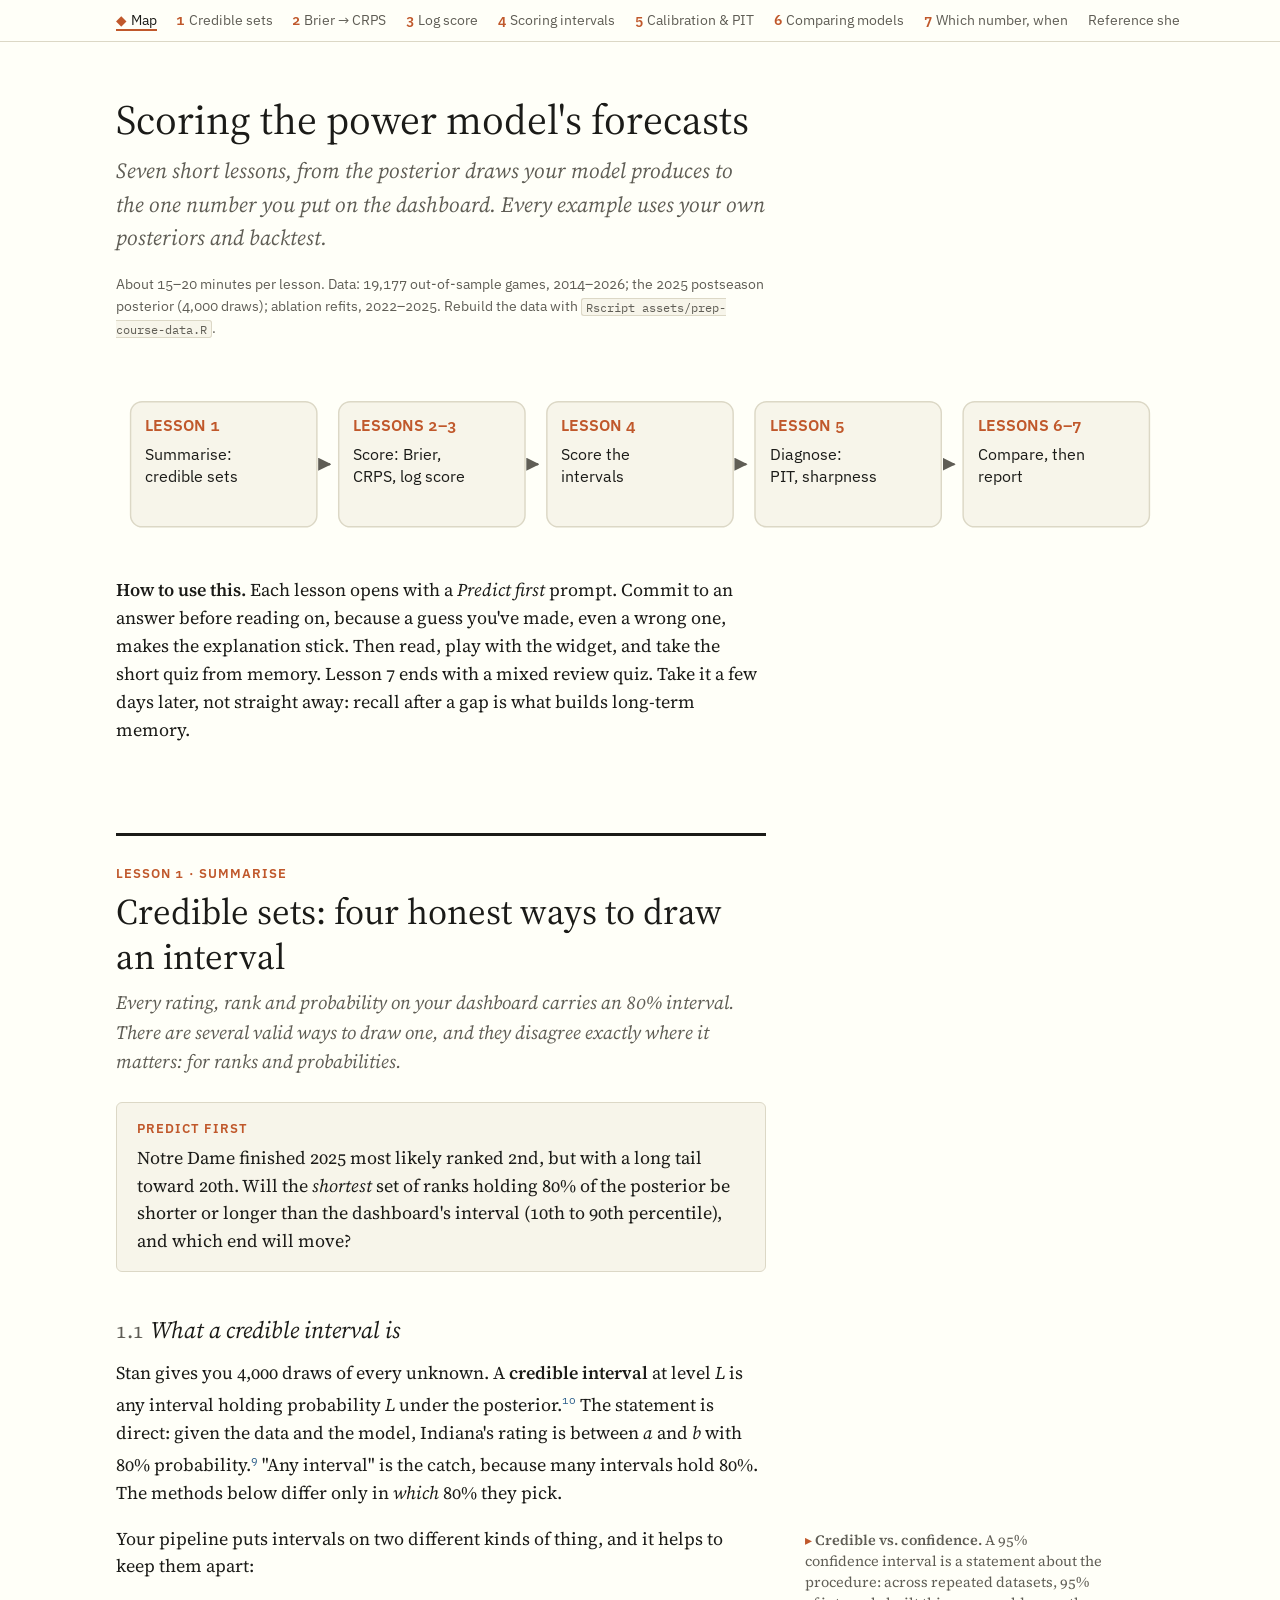
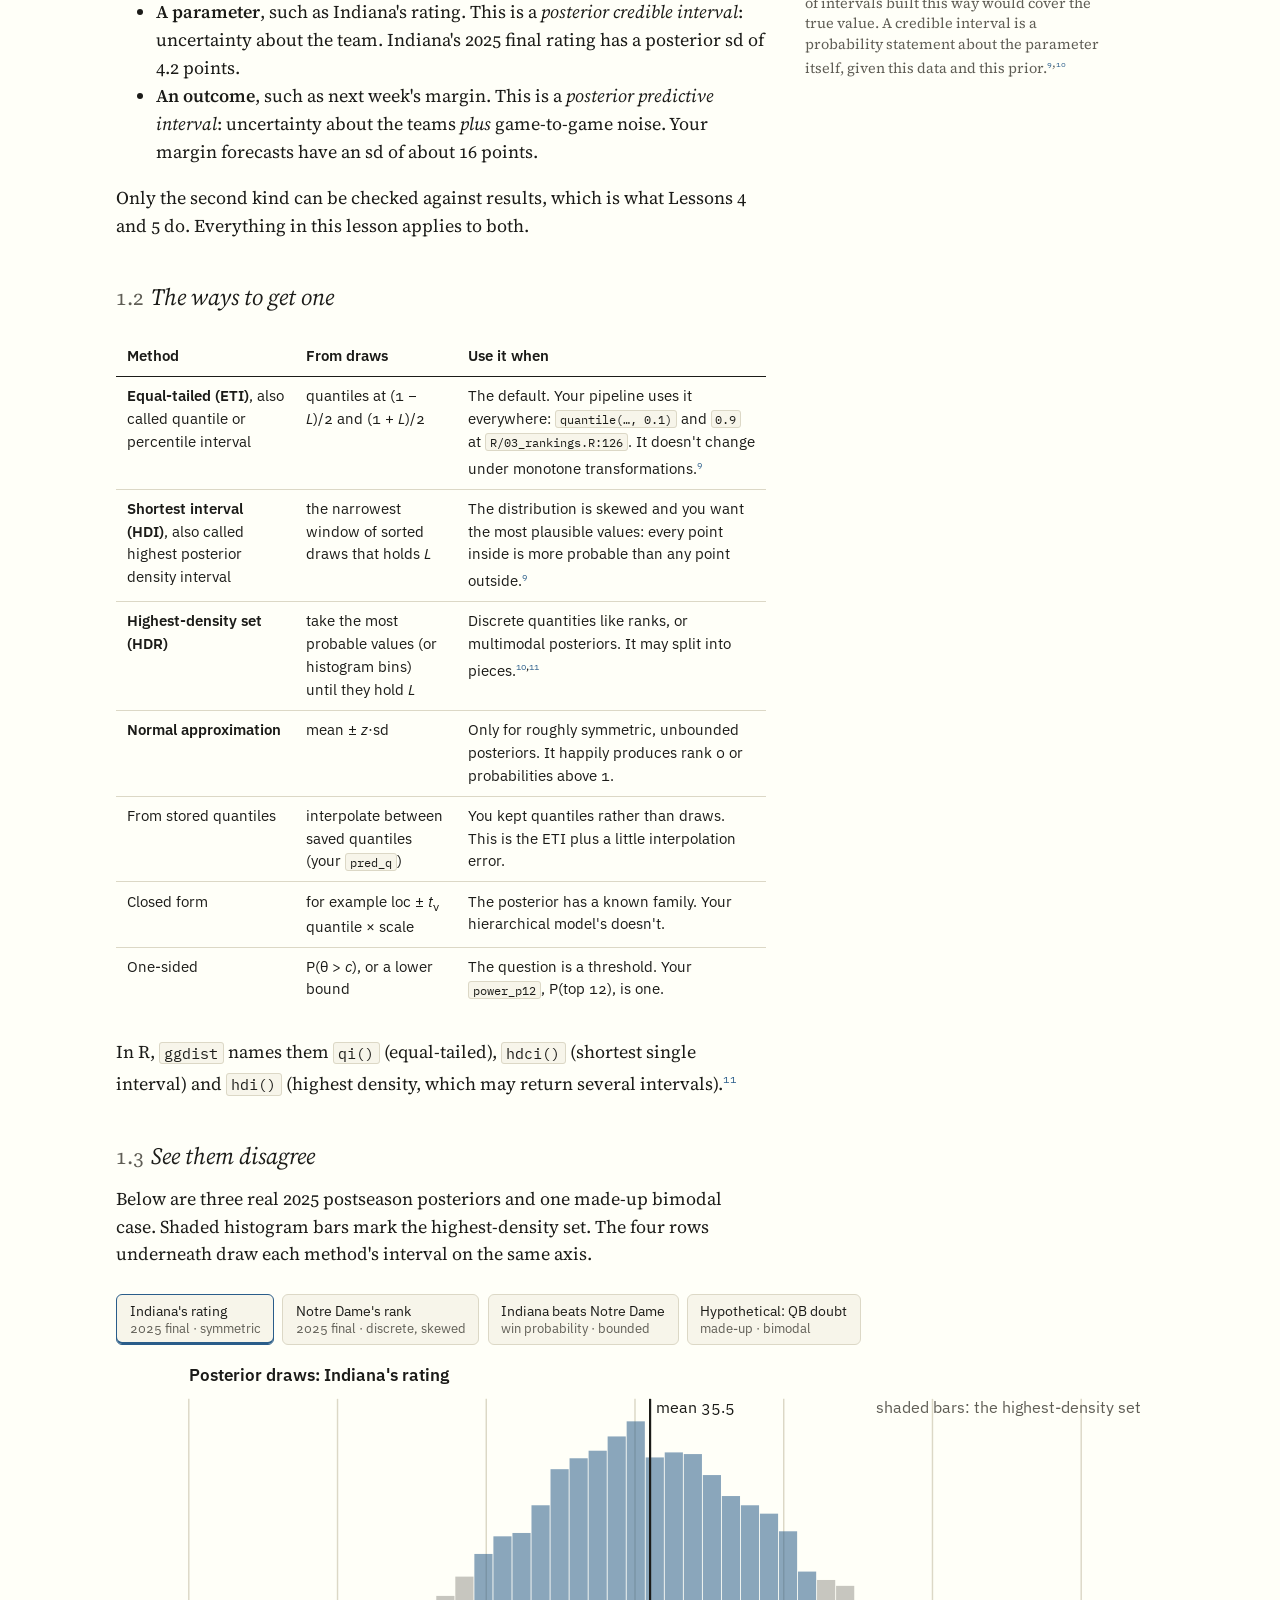
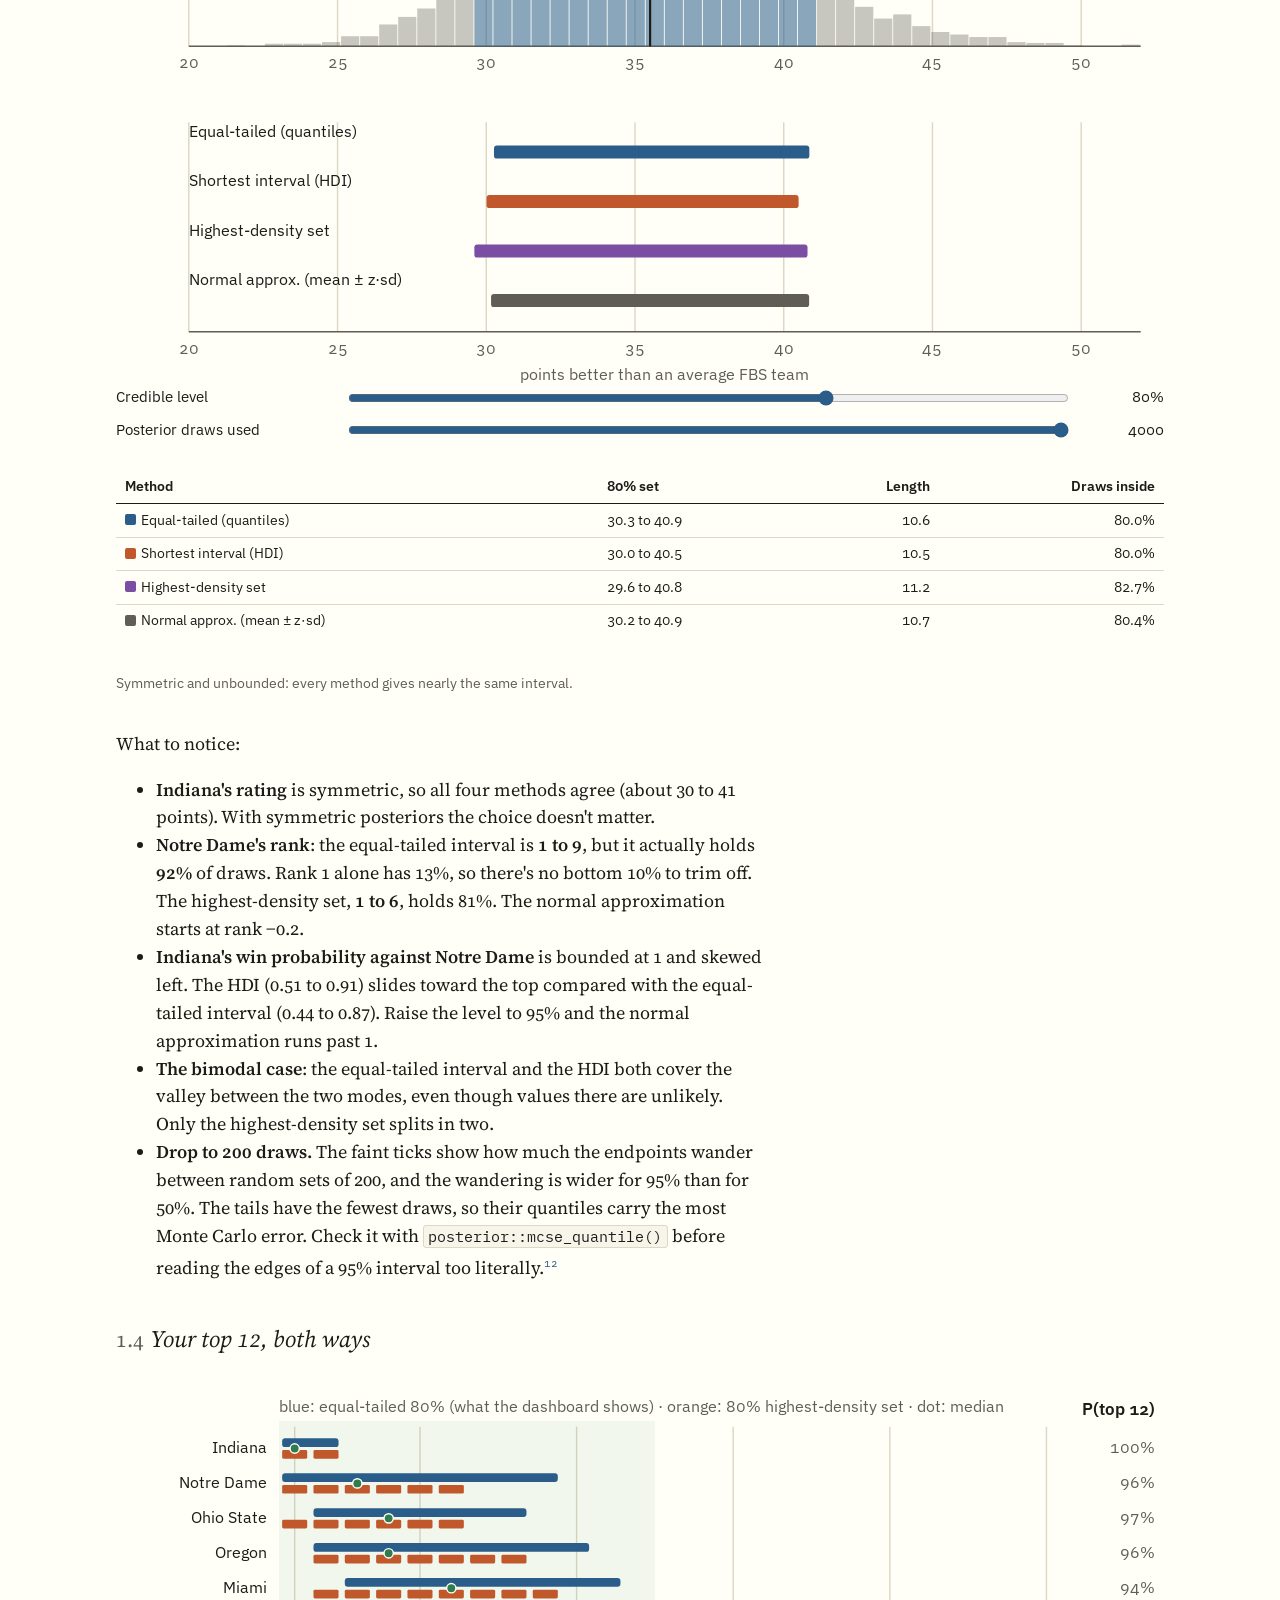
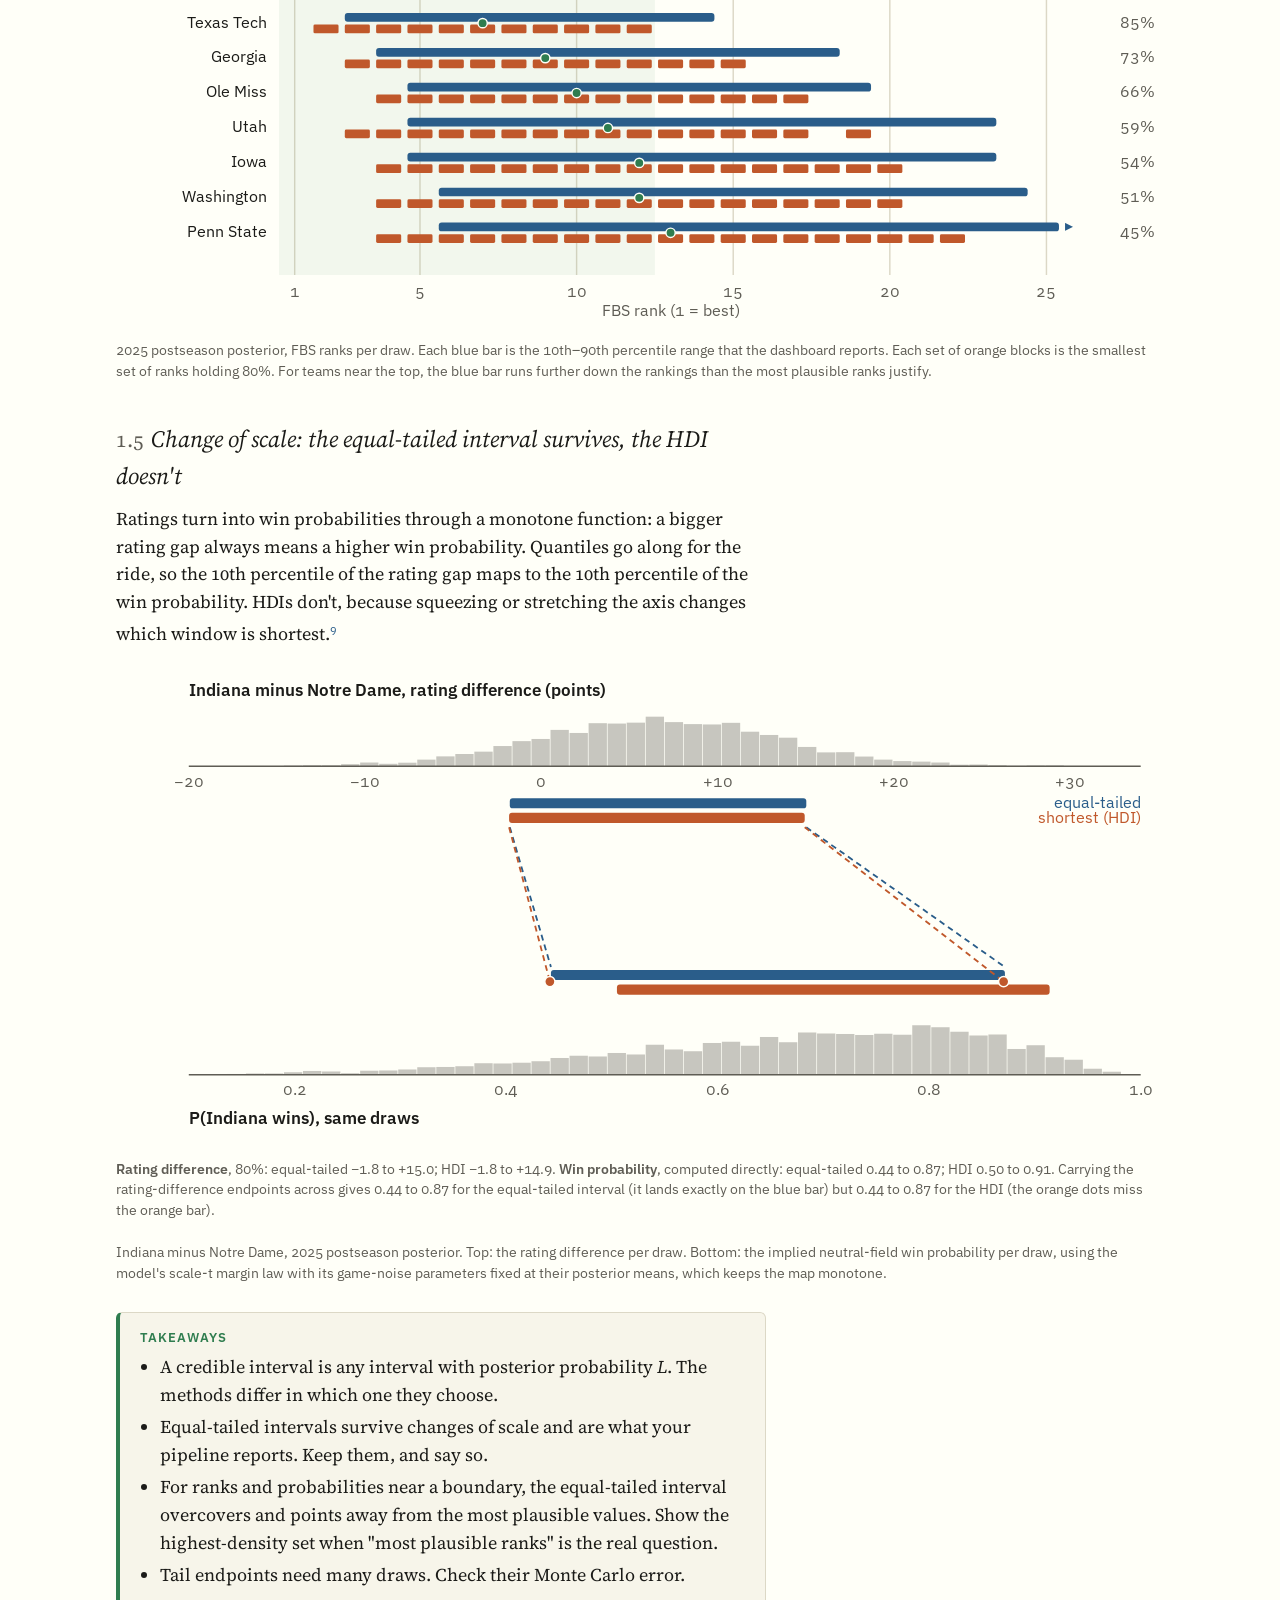
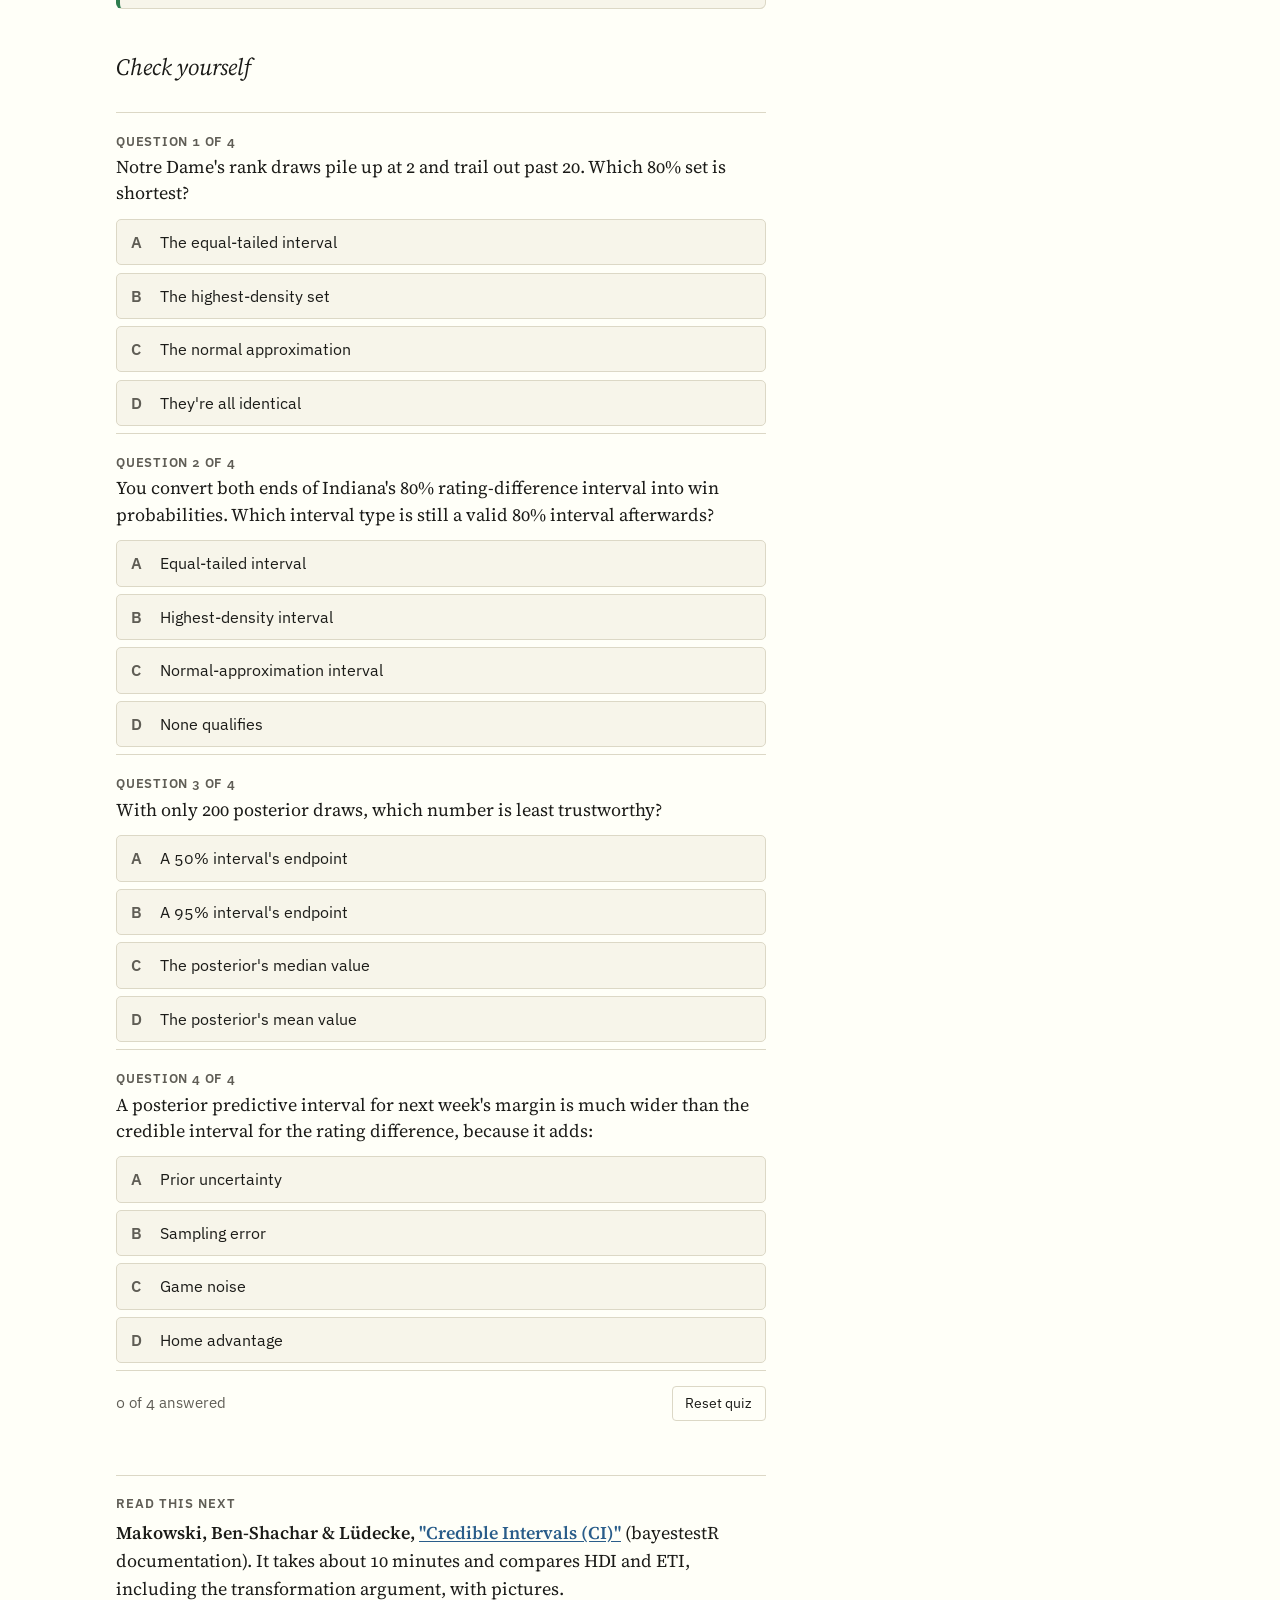
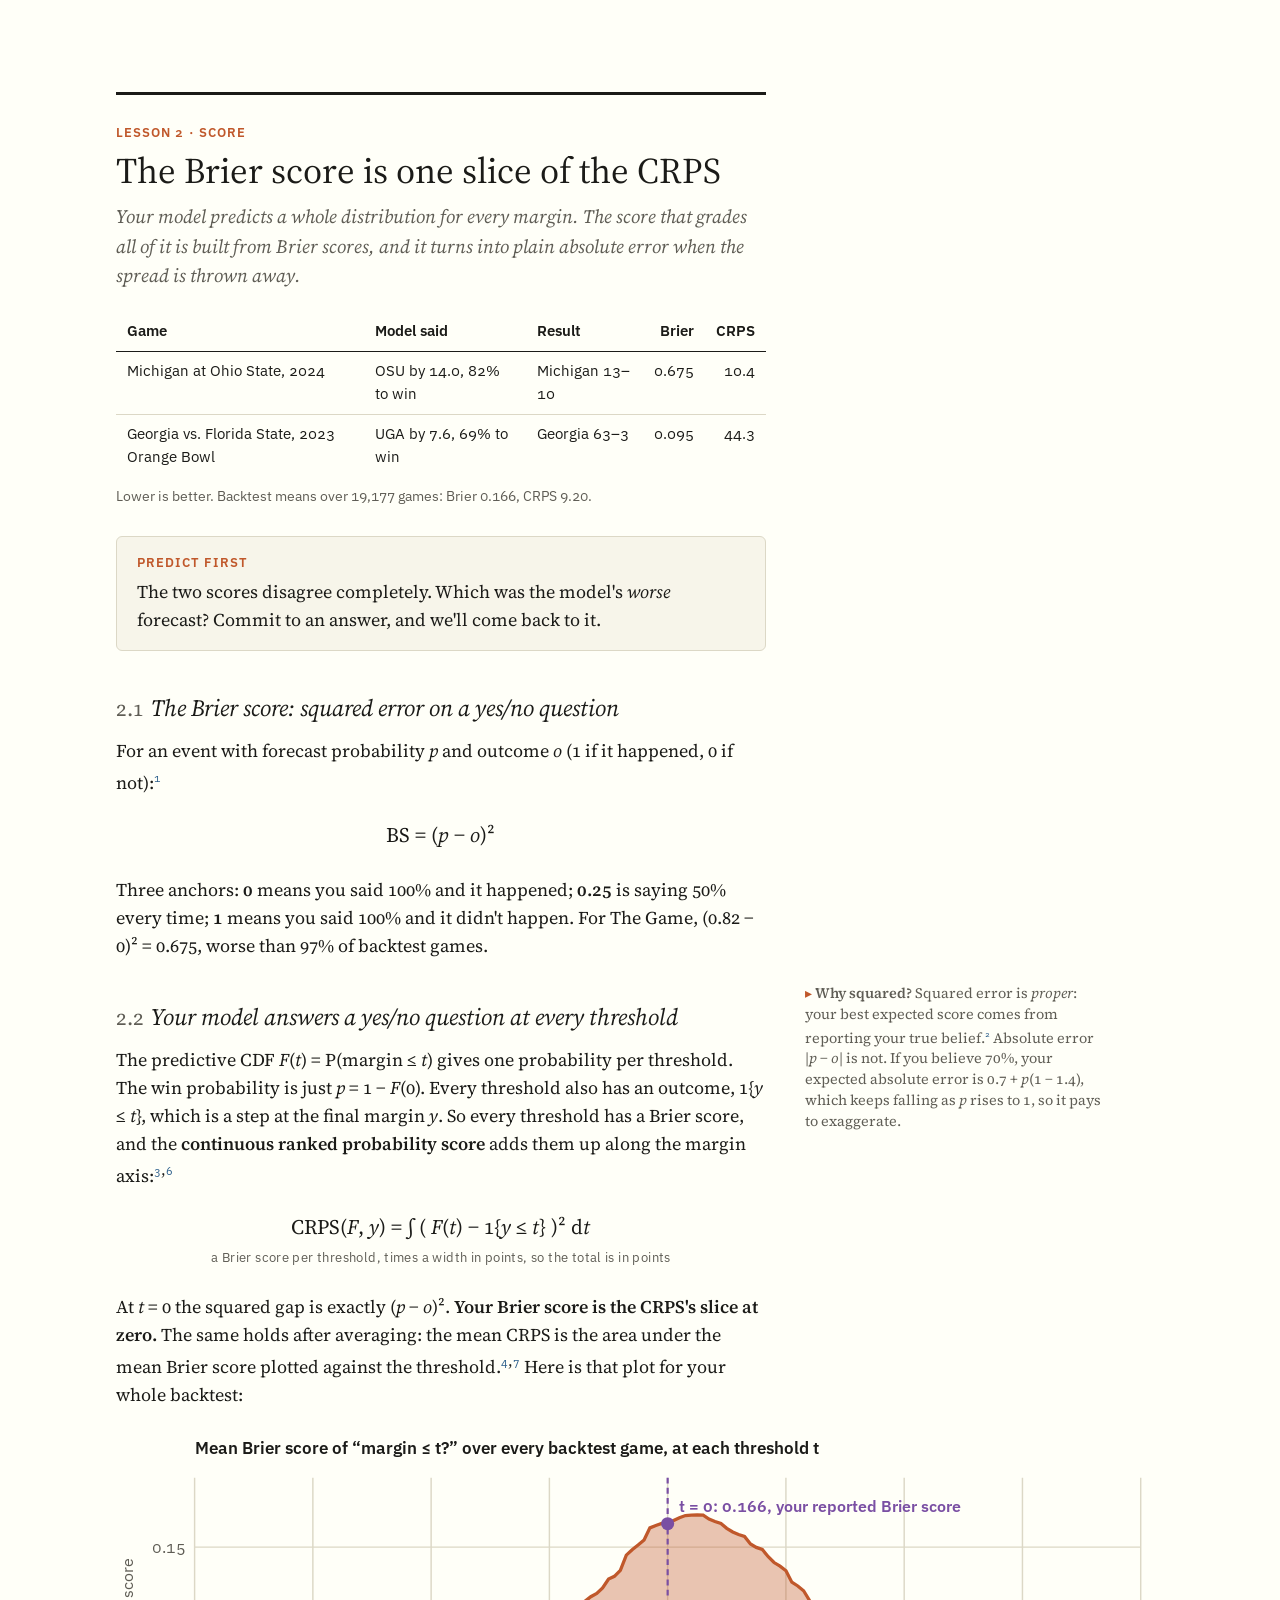
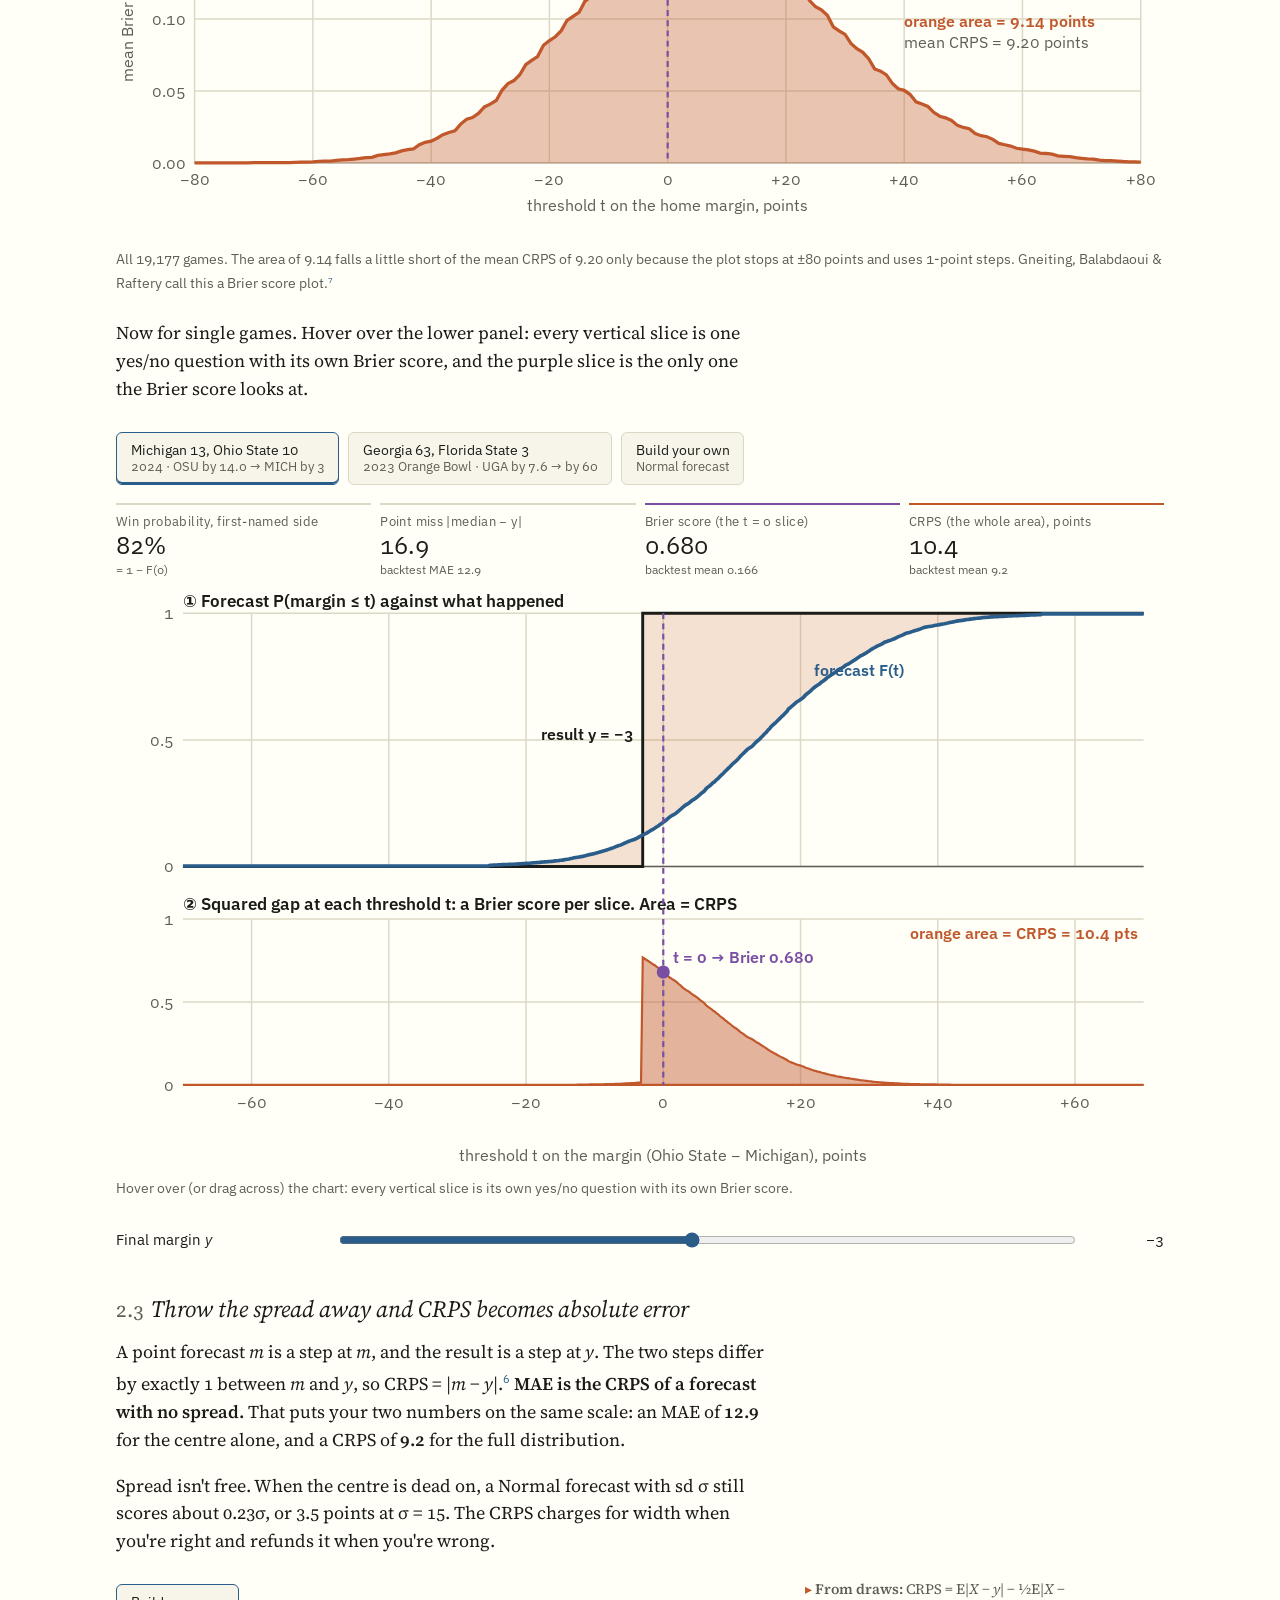
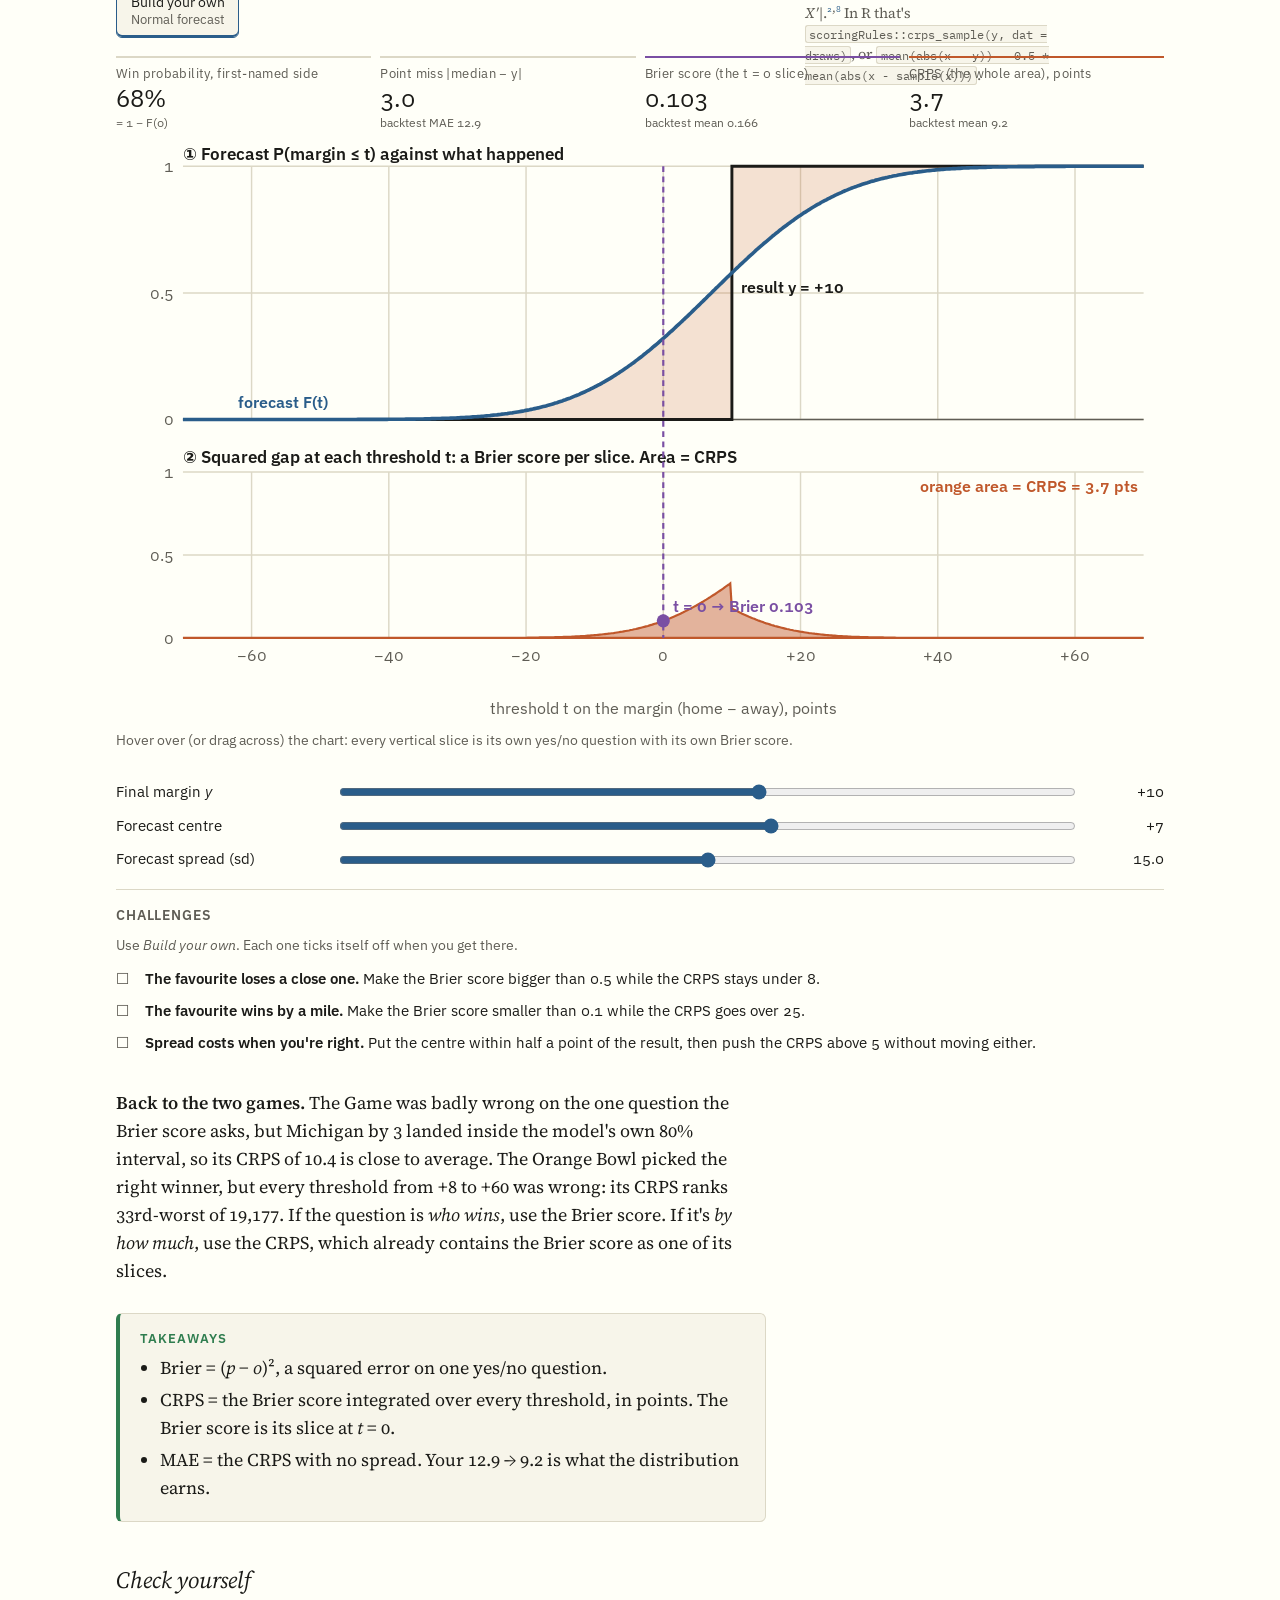
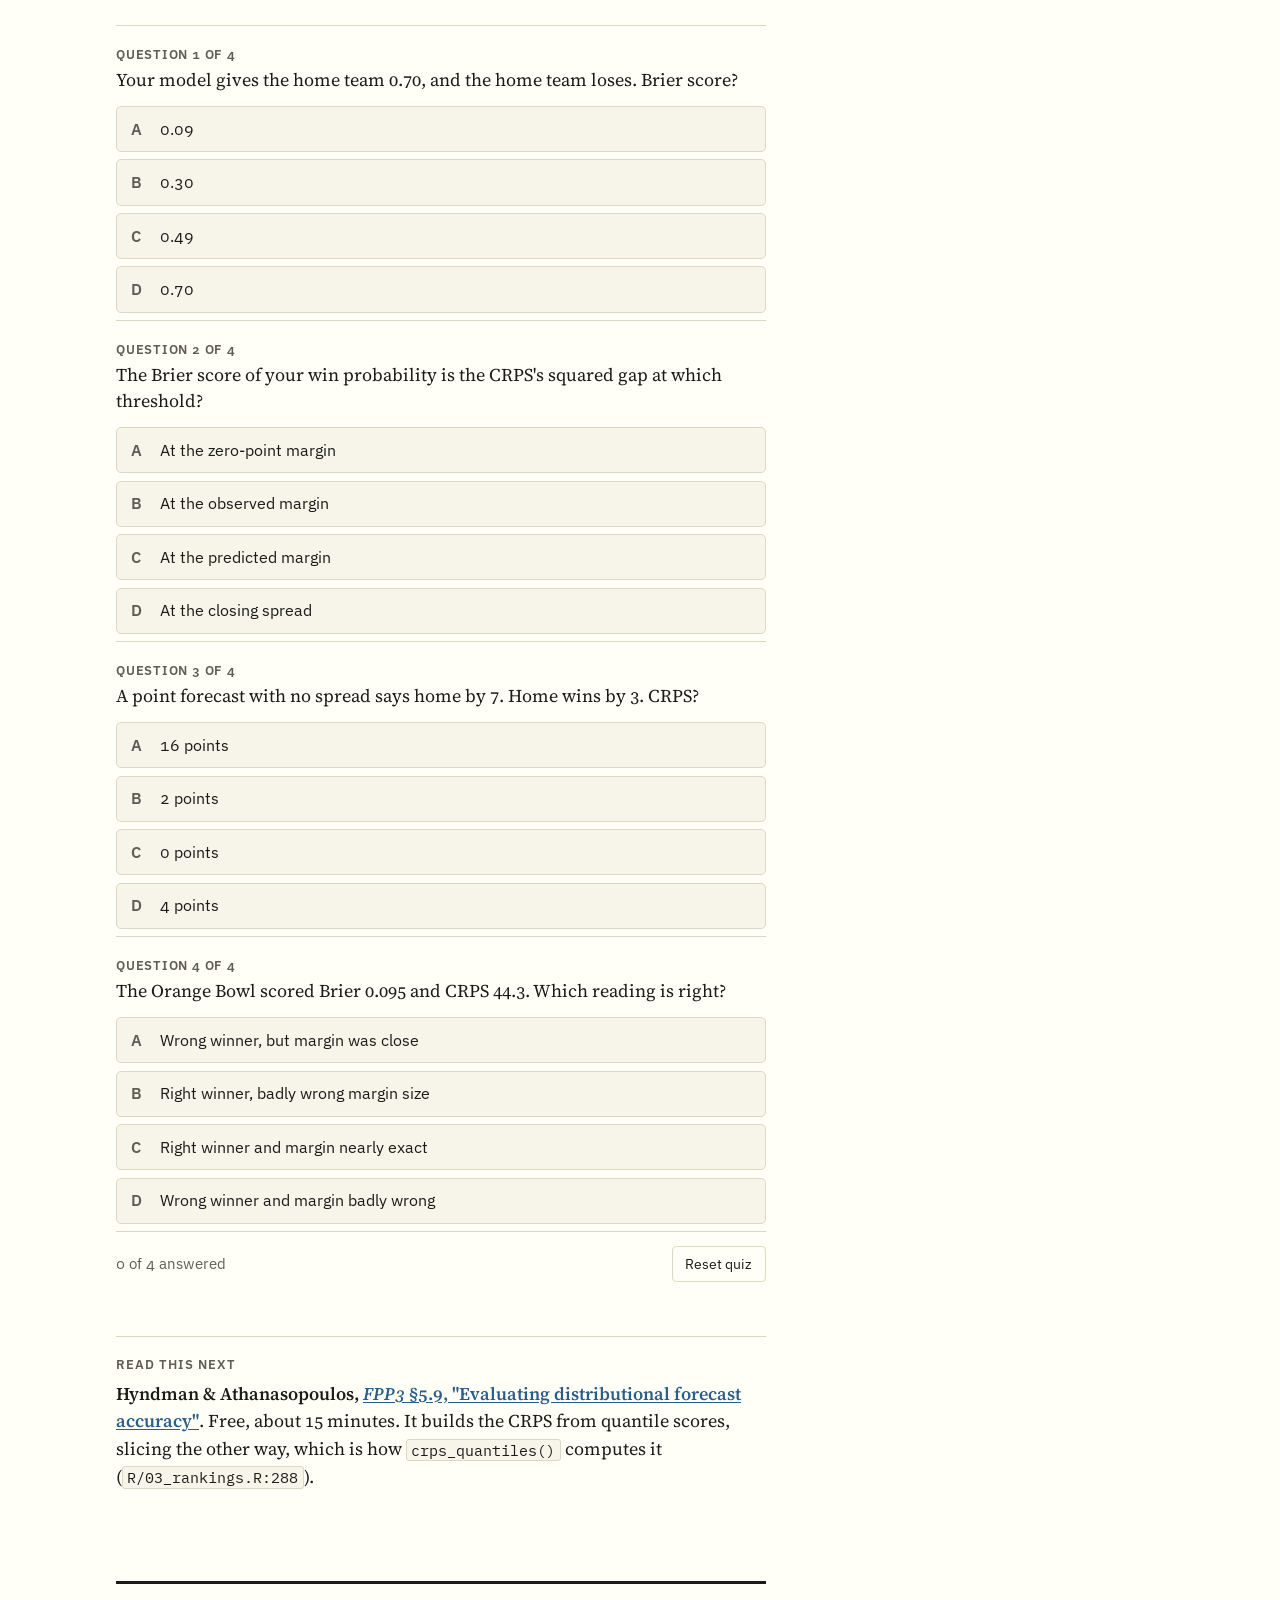
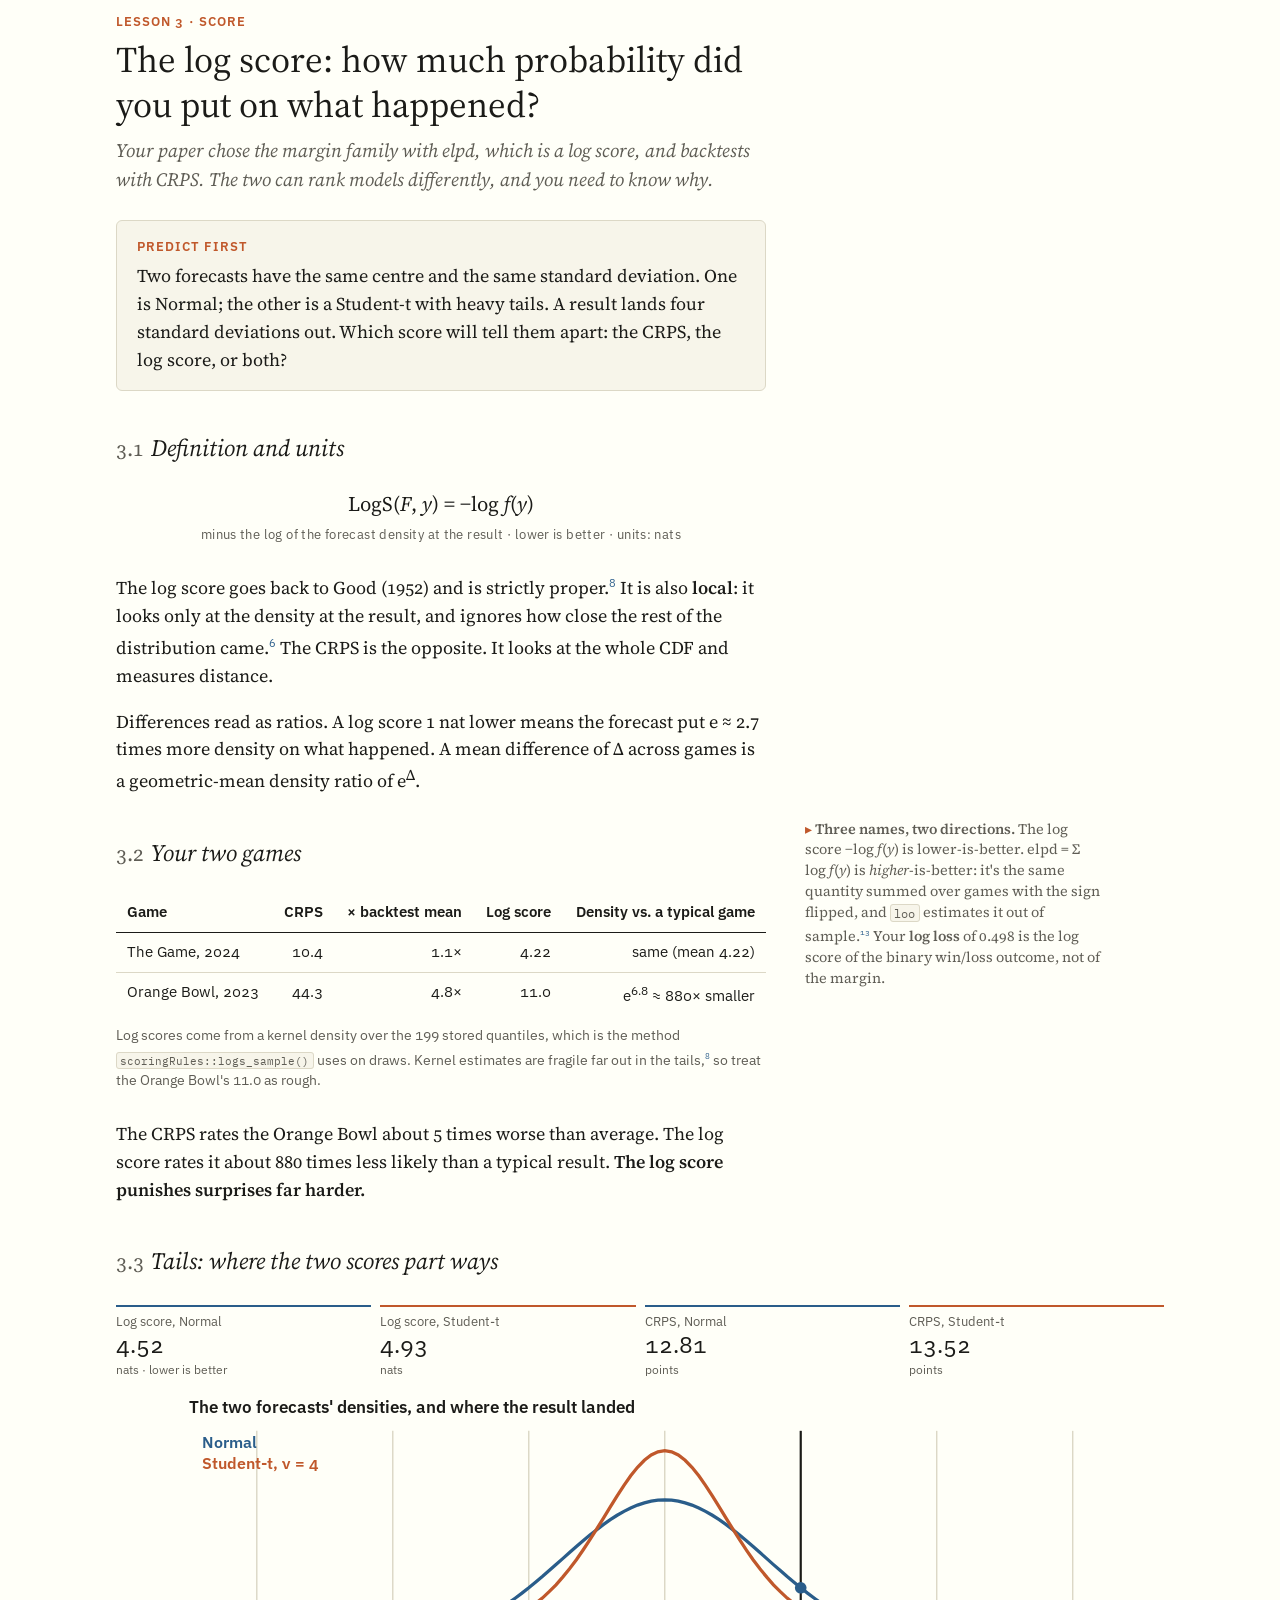
<file: lessons/scoring-forecasts-course.html>
<!doctype html>
<html lang="en">
<head>
<meta charset="utf-8">
<meta name="viewport" content="width=device-width, initial-scale=1">
<title>Scoring the Forecasts</title>
<link rel="stylesheet" href="../assets/course.css">
</head>
<body>

<nav class="toc-bar" aria-label="Lessons">
  <ol>
    <li><a href="#top"><span class="n">◆</span>Map</a></li>
    <li><a href="#l1"><span class="n">1</span>Credible sets</a></li>
    <li><a href="#l2"><span class="n">2</span>Brier → CRPS</a></li>
    <li><a href="#l3"><span class="n">3</span>Log score</a></li>
    <li><a href="#l4"><span class="n">4</span>Scoring intervals</a></li>
    <li><a href="#l5"><span class="n">5</span>Calibration &amp; PIT</a></li>
    <li><a href="#l6"><span class="n">6</span>Comparing models</a></li>
    <li><a href="#l7"><span class="n">7</span>Which number, when</a></li>
    <li><a href="../reference/scoring-rules.html">Reference sheet ↗</a></li>
  </ol>
</nav>

<main>

<header id="top">
  <h1>Scoring the power model's forecasts</h1>
  <p class="subtitle">Seven short lessons, from the posterior draws your model produces to the one number you put on the dashboard. Every example uses your own posteriors and backtest.</p>
  <p class="meta">About 15–20 minutes per lesson. Data: 19,177 out-of-sample games, 2014–2026; the 2025 postseason posterior (4,000 draws); ablation refits, 2022–2025. Rebuild the data with <code>Rscript assets/prep-course-data.R</code>.</p>
</header>

<div class="wide"><div id="course-map"></div></div>

<section>
  <p><strong>How to use this.</strong> Each lesson opens with a <em>Predict first</em> prompt. Commit to an answer before reading on, because a guess you've made, even a wrong one, makes the explanation stick. Then read, play with the widget, and take the short quiz from memory. Lesson 7 ends with a mixed review quiz. Take it a few days later, not straight away: recall after a gap is what builds long-term memory.</p>
</section>

<!-- ================================================================== LESSON 1 -->
<header class="lesson-head" id="l1">
  <div class="kicker">Lesson 1 · Summarise</div>
  <h2>Credible sets: four honest ways to draw an interval</h2>
  <p class="why">Every rating, rank and probability on your dashboard carries an 80% interval. There are several valid ways to draw one, and they disagree exactly where it matters: for ranks and probabilities.</p>
</header>

<section>
  <div class="prompt"><span class="tag">Predict first</span>Notre Dame finished 2025 most likely ranked 2nd, but with a long tail toward 20th. Will the <em>shortest</em> set of ranks holding 80% of the posterior be shorter or longer than the dashboard's interval (10th to 90th percentile), and which end will move?</div>

  <h3 class="sub"><span class="num">1.1</span>What a credible interval is</h3>
  <p>Stan gives you 4,000 draws of every unknown. A <strong>credible interval</strong> at level <var>L</var> is any interval holding probability <var>L</var> under the posterior.<sup class="cite"><a href="#r10">10</a></sup> The statement is direct: given the data and the model, Indiana's rating is between <var>a</var> and <var>b</var> with 80% probability.<sup class="cite"><a href="#r9">9</a></sup> "Any interval" is the catch, because many intervals hold 80%. The methods below differ only in <em>which</em> 80% they pick.</p>
  <aside class="sidenote"><strong>Credible vs. confidence.</strong> A 95% confidence interval is a statement about the procedure: across repeated datasets, 95% of intervals built this way would cover the true value. A credible interval is a probability statement about the parameter itself, given this data and this prior.<sup class="cite"><a href="#r9">9</a>,<a href="#r10">10</a></sup></aside>
  <p>Your pipeline puts intervals on two different kinds of thing, and it helps to keep them apart:</p>
  <ul>
    <li><strong>A parameter</strong>, such as Indiana's rating. This is a <em>posterior credible interval</em>: uncertainty about the team. Indiana's 2025 final rating has a posterior sd of 4.2 points.</li>
    <li><strong>An outcome</strong>, such as next week's margin. This is a <em>posterior predictive interval</em>: uncertainty about the teams <em>plus</em> game-to-game noise. Your margin forecasts have an sd of about 16 points.</li>
  </ul>
  <p>Only the second kind can be checked against results, which is what Lessons 4 and 5 do. Everything in this lesson applies to both.</p>

  <h3 class="sub"><span class="num">1.2</span>The ways to get one</h3>
  <div class="table-wrap">
    <table>
      <thead><tr><th>Method</th><th>From draws</th><th>Use it when</th></tr></thead>
      <tbody>
        <tr><td><strong>Equal-tailed (ETI)</strong>, also called quantile or percentile interval</td><td>quantiles at (1 − <var>L</var>)/2 and (1 + <var>L</var>)/2</td><td>The default. Your pipeline uses it everywhere: <code>quantile(…, 0.1)</code> and <code>0.9</code> at <code>R/03_rankings.R:126</code>. It doesn't change under monotone transformations.<sup class="cite"><a href="#r9">9</a></sup></td></tr>
        <tr><td><strong>Shortest interval (HDI)</strong>, also called highest posterior density interval</td><td>the narrowest window of sorted draws that holds <var>L</var></td><td>The distribution is skewed and you want the most plausible values: every point inside is more probable than any point outside.<sup class="cite"><a href="#r9">9</a></sup></td></tr>
        <tr><td><strong>Highest-density set (HDR)</strong></td><td>take the most probable values (or histogram bins) until they hold <var>L</var></td><td>Discrete quantities like ranks, or multimodal posteriors. It may split into pieces.<sup class="cite"><a href="#r10">10</a>,<a href="#r11">11</a></sup></td></tr>
        <tr><td><strong>Normal approximation</strong></td><td>mean ± <var>z</var>·sd</td><td>Only for roughly symmetric, unbounded posteriors. It happily produces rank 0 or probabilities above 1.</td></tr>
        <tr><td>From stored quantiles</td><td>interpolate between saved quantiles (your <code>pred_q</code>)</td><td>You kept quantiles rather than draws. This is the ETI plus a little interpolation error.</td></tr>
        <tr><td>Closed form</td><td>for example loc ± <var>t</var><sub>ν</sub> quantile × scale</td><td>The posterior has a known family. Your hierarchical model's doesn't.</td></tr>
        <tr><td>One-sided</td><td>P(θ &gt; <var>c</var>), or a lower bound</td><td>The question is a threshold. Your <code>power_p12</code>, P(top 12), is one.</td></tr>
      </tbody>
    </table>
  </div>
  <p>In R, <code>ggdist</code> names them <code>qi()</code> (equal-tailed), <code>hdci()</code> (shortest single interval) and <code>hdi()</code> (highest density, which may return several intervals).<sup class="cite"><a href="#r11">11</a></sup></p>

  <h3 class="sub"><span class="num">1.3</span>See them disagree</h3>
  <p>Below are three real 2025 postseason posteriors and one made-up bimodal case. Shaded histogram bars mark the highest-density set. The four rows underneath draw each method's interval on the same axis.</p>
</section>

<div class="wide"><div id="cred-explorer"></div></div>

<section>
  <p>What to notice:</p>
  <ul>
    <li><strong>Indiana's rating</strong> is symmetric, so all four methods agree (about 30 to 41 points). With symmetric posteriors the choice doesn't matter.</li>
    <li><strong>Notre Dame's rank</strong>: the equal-tailed interval is <strong>1 to 9</strong>, but it actually holds <strong>92%</strong> of draws. Rank 1 alone has 13%, so there's no bottom 10% to trim off. The highest-density set, <strong>1 to 6</strong>, holds 81%. The normal approximation starts at rank −0.2.</li>
    <li><strong>Indiana's win probability against Notre Dame</strong> is bounded at 1 and skewed left. The HDI (0.51 to 0.91) slides toward the top compared with the equal-tailed interval (0.44 to 0.87). Raise the level to 95% and the normal approximation runs past 1.</li>
    <li><strong>The bimodal case</strong>: the equal-tailed interval and the HDI both cover the valley between the two modes, even though values there are unlikely. Only the highest-density set splits in two.</li>
    <li><strong>Drop to 200 draws.</strong> The faint ticks show how much the endpoints wander between random sets of 200, and the wandering is wider for 95% than for 50%. The tails have the fewest draws, so their quantiles carry the most Monte Carlo error. Check it with <code>posterior::mcse_quantile()</code> before reading the edges of a 95% interval too literally.<sup class="cite"><a href="#r12">12</a></sup></li>
  </ul>

  <h3 class="sub"><span class="num">1.4</span>Your top 12, both ways</h3>
</section>

<div class="wide"><div id="rank-strip"></div></div>
<p class="fig-caption" style="margin-left:auto;margin-right:auto;max-width:1080px">2025 postseason posterior, FBS ranks per draw. Each blue bar is the 10th–90th percentile range that the dashboard reports. Each set of orange blocks is the smallest set of ranks holding 80%. For teams near the top, the blue bar runs further down the rankings than the most plausible ranks justify.</p>

<section>
  <h3 class="sub"><span class="num">1.5</span>Change of scale: the equal-tailed interval survives, the HDI doesn't</h3>
  <p>Ratings turn into win probabilities through a monotone function: a bigger rating gap always means a higher win probability. Quantiles go along for the ride, so the 10th percentile of the rating gap maps to the 10th percentile of the win probability. HDIs don't, because squeezing or stretching the axis changes which window is shortest.<sup class="cite"><a href="#r9">9</a></sup></p>
</section>

<div class="wide"><div id="transform-fig"></div></div>
<p class="fig-caption" style="margin-left:auto;margin-right:auto;max-width:1080px">Indiana minus Notre Dame, 2025 postseason posterior. Top: the rating difference per draw. Bottom: the implied neutral-field win probability per draw, using the model's scale-t margin law with its game-noise parameters fixed at their posterior means, which keeps the map monotone.</p>

<section>
  <div class="takeaway"><span class="tag">Takeaways</span>
    <ul>
      <li>A credible interval is any interval with posterior probability <var>L</var>. The methods differ in which one they choose.</li>
      <li>Equal-tailed intervals survive changes of scale and are what your pipeline reports. Keep them, and say so.</li>
      <li>For ranks and probabilities near a boundary, the equal-tailed interval overcovers and points away from the most plausible values. Show the highest-density set when "most plausible ranks" is the real question.</li>
      <li>Tail endpoints need many draws. Check their Monte Carlo error.</li>
    </ul>
  </div>
  <h3 class="sub">Check yourself</h3>
  <div id="quiz-l1"></div>
  <div class="source"><span class="tag">Read this next</span><strong>Makowski, Ben-Shachar &amp; Lüdecke, <a href="https://easystats.github.io/bayestestR/articles/credible_interval.html">"Credible Intervals (CI)"</a></strong> (bayestestR documentation). It takes about 10 minutes and compares HDI and ETI, including the transformation argument, with pictures.</div>
</section>

<!-- ================================================================== LESSON 2 -->
<header class="lesson-head" id="l2">
  <div class="kicker">Lesson 2 · Score</div>
  <h2>The Brier score is one slice of the CRPS</h2>
  <p class="why">Your model predicts a whole distribution for every margin. The score that grades all of it is built from Brier scores, and it turns into plain absolute error when the spread is thrown away.</p>
</header>

<section>
  <div class="table-wrap">
    <table>
      <thead><tr><th>Game</th><th>Model said</th><th>Result</th><th class="num">Brier</th><th class="num">CRPS</th></tr></thead>
      <tbody>
        <tr><td>Michigan at Ohio State, 2024</td><td>OSU by 14.0, 82% to win</td><td>Michigan 13–10</td><td class="num">0.675</td><td class="num">10.4</td></tr>
        <tr><td>Georgia vs. Florida State, 2023 Orange Bowl</td><td>UGA by 7.6, 69% to win</td><td>Georgia 63–3</td><td class="num">0.095</td><td class="num">44.3</td></tr>
      </tbody>
      <caption>Lower is better. Backtest means over 19,177 games: Brier 0.166, CRPS 9.20.</caption>
    </table>
  </div>
  <div class="prompt"><span class="tag">Predict first</span>The two scores disagree completely. Which was the model's <em>worse</em> forecast? Commit to an answer, and we'll come back to it.</div>

  <h3 class="sub"><span class="num">2.1</span>The Brier score: squared error on a yes/no question</h3>
  <p>For an event with forecast probability <var>p</var> and outcome <var>o</var> (1 if it happened, 0 if not):<sup class="cite"><a href="#r1">1</a></sup></p>
  <p class="eq">BS = (<var>p</var> − <var>o</var>)²</p>
  <p>Three anchors: <strong>0</strong> means you said 100% and it happened; <strong>0.25</strong> is saying 50% every time; <strong>1</strong> means you said 100% and it didn't happen. For The Game, (0.82 − 0)² = 0.675, worse than 97% of backtest games.</p>
  <aside class="sidenote"><strong>Why squared?</strong> Squared error is <em>proper</em>: your best expected score comes from reporting your true belief.<sup class="cite"><a href="#r2">2</a></sup> Absolute error |<var>p</var> − <var>o</var>| is not. If you believe 70%, your expected absolute error is 0.7 + <var>p</var>(1 − 1.4), which keeps falling as <var>p</var> rises to 1, so it pays to exaggerate.</aside>

  <h3 class="sub"><span class="num">2.2</span>Your model answers a yes/no question at every threshold</h3>
  <p>The predictive CDF <var>F</var>(<var>t</var>) = P(margin ≤ <var>t</var>) gives one probability per threshold. The win probability is just <var>p</var> = 1 − <var>F</var>(0). Every threshold also has an outcome, 1{<var>y</var> ≤ <var>t</var>}, which is a step at the final margin <var>y</var>. So every threshold has a Brier score, and the <strong>continuous ranked probability score</strong> adds them up along the margin axis:<sup class="cite"><a href="#r3">3</a>,<a href="#r6">6</a></sup></p>
  <p class="eq">CRPS(<var>F</var>, <var>y</var>) = ∫ ( <var>F</var>(<var>t</var>) − 1{<var>y</var> ≤ <var>t</var>} )² d<var>t</var><span class="lbl">a Brier score per threshold, times a width in points, so the total is in points</span></p>
  <p>At <var>t</var> = 0 the squared gap is exactly (<var>p</var> − <var>o</var>)². <strong>Your Brier score is the CRPS's slice at zero.</strong> The same holds after averaging: the mean CRPS is the area under the mean Brier score plotted against the threshold.<sup class="cite"><a href="#r4">4</a>,<a href="#r7">7</a></sup> Here is that plot for your whole backtest:</p>
</section>

<div class="wide"><div id="brier-curve"></div></div>
<p class="fig-caption" style="margin-left:auto;margin-right:auto;max-width:1080px">All 19,177 games. The area of 9.14 falls a little short of the mean CRPS of 9.20 only because the plot stops at ±80 points and uses 1-point steps. Gneiting, Balabdaoui &amp; Raftery call this a Brier score plot.<sup class="cite"><a href="#r7">7</a></sup></p>

<section>
  <p>Now for single games. Hover over the lower panel: every vertical slice is one yes/no question with its own Brier score, and the purple slice is the only one the Brier score looks at.</p>
</section>

<div class="wide"><div id="explorer-games"></div></div>

<section>
  <h3 class="sub"><span class="num">2.3</span>Throw the spread away and CRPS becomes absolute error</h3>
  <p>A point forecast <var>m</var> is a step at <var>m</var>, and the result is a step at <var>y</var>. The two steps differ by exactly 1 between <var>m</var> and <var>y</var>, so CRPS = |<var>m</var> − <var>y</var>|.<sup class="cite"><a href="#r6">6</a></sup> <strong>MAE is the CRPS of a forecast with no spread.</strong> That puts your two numbers on the same scale: an MAE of <strong>12.9</strong> for the centre alone, and a CRPS of <strong>9.2</strong> for the full distribution.</p>
  <p>Spread isn't free. When the centre is dead on, a Normal forecast with sd σ still scores about 0.23σ, or 3.5 points at σ = 15. The CRPS charges for width when you're right and refunds it when you're wrong.</p>
  <aside class="sidenote"><strong>From draws:</strong> CRPS = E|<var>X</var> − <var>y</var>| − ½E|<var>X</var> − <var>X′</var>|.<sup class="cite"><a href="#r2">2</a>,<a href="#r8">8</a></sup> In R that's <code>scoringRules::crps_sample(y, dat = draws)</code>, or <code>mean(abs(x - y)) - 0.5 * mean(abs(x - sample(x)))</code>.</aside>
</section>

<div class="wide"><div id="explorer-build"></div></div>

<section>
  <p><strong>Back to the two games.</strong> The Game was badly wrong on the one question the Brier score asks, but Michigan by 3 landed inside the model's own 80% interval, so its CRPS of 10.4 is close to average. The Orange Bowl picked the right winner, but every threshold from +8 to +60 was wrong: its CRPS ranks 33rd-worst of 19,177. If the question is <em>who wins</em>, use the Brier score. If it's <em>by how much</em>, use the CRPS, which already contains the Brier score as one of its slices.</p>
  <div class="takeaway"><span class="tag">Takeaways</span>
    <ul>
      <li>Brier = (<var>p</var> − <var>o</var>)², a squared error on one yes/no question.</li>
      <li>CRPS = the Brier score integrated over every threshold, in points. The Brier score is its slice at <var>t</var> = 0.</li>
      <li>MAE = the CRPS with no spread. Your 12.9 → 9.2 is what the distribution earns.</li>
    </ul>
  </div>
  <h3 class="sub">Check yourself</h3>
  <div id="quiz-l2"></div>
  <div class="source"><span class="tag">Read this next</span><strong>Hyndman &amp; Athanasopoulos, <a href="https://otexts.com/fpp3/distaccuracy.html"><em>FPP3</em> §5.9, "Evaluating distributional forecast accuracy"</a></strong>. Free, about 15 minutes. It builds the CRPS from quantile scores, slicing the other way, which is how <code>crps_quantiles()</code> computes it (<code>R/03_rankings.R:288</code>).</div>
</section>

<!-- ================================================================== LESSON 3 -->
<header class="lesson-head" id="l3">
  <div class="kicker">Lesson 3 · Score</div>
  <h2>The log score: how much probability did you put on what happened?</h2>
  <p class="why">Your paper chose the margin family with elpd, which is a log score, and backtests with CRPS. The two can rank models differently, and you need to know why.</p>
</header>

<section>
  <div class="prompt"><span class="tag">Predict first</span>Two forecasts have the same centre and the same standard deviation. One is Normal; the other is a Student-t with heavy tails. A result lands four standard deviations out. Which score will tell them apart: the CRPS, the log score, or both?</div>

  <h3 class="sub"><span class="num">3.1</span>Definition and units</h3>
  <p class="eq">LogS(<var>F</var>, <var>y</var>) = −log <var>f</var>(<var>y</var>)<span class="lbl">minus the log of the forecast density at the result · lower is better · units: nats</span></p>
  <p>The log score goes back to Good (1952) and is strictly proper.<sup class="cite"><a href="#r8">8</a></sup> It is also <strong>local</strong>: it looks only at the density at the result, and ignores how close the rest of the distribution came.<sup class="cite"><a href="#r6">6</a></sup> The CRPS is the opposite. It looks at the whole CDF and measures distance.</p>
  <p>Differences read as ratios. A log score 1 nat lower means the forecast put e ≈ 2.7 times more density on what happened. A mean difference of Δ across games is a geometric-mean density ratio of e<sup>Δ</sup>.</p>
  <aside class="sidenote"><strong>Three names, two directions.</strong> The log score −log <var>f</var>(<var>y</var>) is lower-is-better. elpd = Σ log <var>f</var>(<var>y</var>) is <em>higher</em>-is-better: it's the same quantity summed over games with the sign flipped, and <code>loo</code> estimates it out of sample.<sup class="cite"><a href="#r13">13</a></sup> Your <strong>log loss</strong> of 0.498 is the log score of the binary win/loss outcome, not of the margin.</aside>

  <h3 class="sub"><span class="num">3.2</span>Your two games</h3>
  <div class="table-wrap">
    <table>
      <thead><tr><th>Game</th><th class="num">CRPS</th><th class="num">× backtest mean</th><th class="num">Log score</th><th class="num">Density vs. a typical game</th></tr></thead>
      <tbody>
        <tr><td>The Game, 2024</td><td class="num">10.4</td><td class="num">1.1×</td><td class="num">4.22</td><td class="num">same (mean 4.22)</td></tr>
        <tr><td>Orange Bowl, 2023</td><td class="num">44.3</td><td class="num">4.8×</td><td class="num">11.0</td><td class="num">e<sup>6.8</sup> ≈ 880× smaller</td></tr>
      </tbody>
      <caption>Log scores come from a kernel density over the 199 stored quantiles, which is the method <code>scoringRules::logs_sample()</code> uses on draws. Kernel estimates are fragile far out in the tails,<sup class="cite"><a href="#r8">8</a></sup> so treat the Orange Bowl's 11.0 as rough.</caption>
    </table>
  </div>
  <p>The CRPS rates the Orange Bowl about 5 times worse than average. The log score rates it about 880 times less likely than a typical result. <strong>The log score punishes surprises far harder.</strong></p>

  <h3 class="sub"><span class="num">3.3</span>Tails: where the two scores part ways</h3>
</section>

<div class="wide"><div id="logscore-explorer"></div></div>

<section>
  <p>Drag the result out past ±50. The Normal's log score grows like <var>z</var>²/2, which is quadratic, while the <var>t</var>'s grows only logarithmically. Meanwhile both CRPS curves rise in near-parallel straight lines. The scoringRules authors make the same point with a gamma forecast: the log score climbs steeply away from the mode, while the CRPS rises more gently and more symmetrically around the median.<sup class="cite"><a href="#r8">8</a></sup> <strong>The log score judges the shape of the tails. The CRPS mostly judges centre and width.</strong></p>
</section>

<div class="wide"><div id="score-scatter"></div></div>
<p class="fig-caption" style="margin-left:auto;margin-right:auto;max-width:1080px">Random sample of backtest games. Game by game, the two scores agree almost perfectly on ordering. They differ in how much more a surprise costs.</p>

<section>
  <h3 class="sub"><span class="num">3.4</span>Why this matters for your margin family</h3>
  <p>Two pieces of your own evidence point different ways:</p>
  <ul>
    <li><code>margin_comparison</code> (in-sample LOO at each season's final posterior) prefers the <strong>scale-t</strong> by Δelpd ≈ 229 (se 30) (<code>plans/todo.md</code>).</li>
    <li>The one-week-ahead ablation backtest for 2022–2025 has the plain <strong>Normal</strong> and <strong>Student-t</strong> margins slightly <em>ahead</em> of the published scale-t: ΔCRPS ≈ −0.05 points per game (Lesson 6).</li>
  </ul>
  <p>These measure different things, on different data, with different scores. The scale-t's scale grows with the expected margin, which changes how the tails of lopsided games are shaped. A tail-sensitive log score can reward that while the CRPS barely notices. Neither result is wrong. When you report a model choice, say which score made it.</p>
  <div class="takeaway"><span class="tag">Takeaways</span>
    <ul>
      <li>LogS = −log <var>f</var>(<var>y</var>), in nats. It is local and tail-sensitive. elpd is the same quantity summed, with the sign flipped.</li>
      <li>CRPS and log score usually rank games alike. They part ways over how much a big surprise costs.</li>
      <li>Choosing a distribution family is a question about tails, so expect the log score to have the stronger opinion.</li>
    </ul>
  </div>
  <h3 class="sub">Check yourself</h3>
  <div id="quiz-l3"></div>
  <div class="source"><span class="tag">Read this next</span><strong>Jordan, Krüger &amp; Lerch (2019), <a href="https://www.jstatsoft.org/article/view/v090i12">"Evaluating probabilistic forecasts with scoringRules"</a></strong>, §2–3. It covers the log score and CRPS side by side, plus how to compute both from MCMC draws in R.</div>
</section>

<!-- ================================================================== LESSON 4 -->
<header class="lesson-head" id="l4">
  <div class="kicker">Lesson 4 · Score</div>
  <h2>Scoring the intervals themselves: coverage and the interval score</h2>
  <p class="why">Your dashboard and paper report 80% intervals and their coverage. Coverage checks the intervals but can't rank them. The interval score can.</p>
</header>

<section>
  <div class="prompt"><span class="tag">Predict first</span>Shrink every one of your 80% intervals by 30%. Coverage will drop. Will the average <em>interval score</em>, which rewards narrowness, go up or down?</div>

  <h3 class="sub"><span class="num">4.1</span>Coverage is a check, not a score</h3>
  <p>Coverage is the share of results inside the interval. Your margin intervals at 50%, 80% and 95% contain <strong>49.8%</strong>, <strong>79.2%</strong> and <strong>94.5%</strong> of results, close to nominal. But coverage alone can be gamed. Report (−∞, ∞) for 80% of games and a single point for the rest, and you get perfect 80% coverage from a useless forecast. Coverage ignores width.</p>

  <h3 class="sub"><span class="num">4.2</span>The interval (Winkler) score</h3>
  <p class="eq"><var>S</var> = (<var>u</var> − <var>l</var>) + (2/α)(<var>l</var> − <var>y</var>)·1{<var>y</var> &lt; <var>l</var>} + (2/α)(<var>y</var> − <var>u</var>)·1{<var>y</var> &gt; <var>u</var>}<span class="lbl">α = 1 − level · the width, plus a penalty for each point the result falls outside</span></p>
  <p>For an 80% interval, α = 0.2, so every point of miss costs 10 points.<sup class="cite"><a href="#r5">5</a>,<a href="#r6">6</a></sup> The score is proper for the interval's two quantiles,<sup class="cite"><a href="#r2">2</a></sup> so on average the honest 10th and 90th percentiles win.</p>
  <aside class="sidenote"><strong>One family.</strong> The interval score is the sum of the two endpoints' pinball (quantile) losses, divided by α.<sup class="cite"><a href="#r5">5</a></sup> Average the pinball loss over <em>every</em> quantile level and you get the CRPS (Lesson 2). Intervals, quantiles and the CRPS are the same idea at different resolutions.</aside>
</section>

<div class="wide"><div id="interval-explorer"></div></div>

<section>
  <p>On 2,500 FBS games, the multiplier that minimises the interval score is <strong>1.00×</strong> at 50% and <strong>1.05×</strong> at 80% and 95%. Your model's widths are about right, perhaps a hair narrow in the tails. Shrinking the 80% intervals to 0.7× raises the score from 57.2 to 63.0, and stretching them to 1.5× raises it to 64.3. Both directions cost.</p>
  <p><strong>Sharpness</strong> is the average width: 21.3, 40.9 and 63.7 points at 50%, 80% and 95%. Narrower is better, but only once coverage is right, which is the subject of Lesson 5.</p>
  <div class="takeaway"><span class="tag">Takeaways</span>
    <ul>
      <li>Coverage checks calibration but ignores width, so it can't rank forecasts.</li>
      <li>Interval score = width + (2/α) × distance outside. It is proper, and lower is better.</li>
      <li>Your intervals are close to the score-minimising width at every level.</li>
    </ul>
  </div>
  <h3 class="sub">Check yourself</h3>
  <div id="quiz-l4"></div>
  <div class="source"><span class="tag">Read this next</span><strong><a href="https://otexts.com/fpp3/distaccuracy.html">FPP3 §5.9</a>, the "Winkler score" subsection</strong>, which builds it from quantile scores in a few lines.</div>
</section>

<!-- ================================================================== LESSON 5 -->
<header class="lesson-head" id="l5">
  <div class="kicker">Lesson 5 · Diagnose</div>
  <h2>Calibration vs. sharpness: reading a PIT histogram</h2>
  <p class="why">A score tells you <em>how good</em> a forecast is. A PIT histogram tells you <em>what's wrong</em> with it: too narrow, too wide, or shifted.</p>
</header>

<section>
  <div class="prompt"><span class="tag">Predict first</span>A forecaster that ignores the teams and issues the same distribution, the spread of all historical margins, for every game: will its PIT histogram be flat?</div>

  <h3 class="sub"><span class="num">5.1</span>The probability integral transform</h3>
  <p>For each game, take <var>u</var> = <var>F</var>(<var>y</var>), the percentile at which the result fell within its own forecast. If the forecasts are ideal, the <var>u</var> values are uniform, so a histogram of them is flat.<sup class="cite"><a href="#r7">7</a></sup> The Game had <var>u</var> = 0.12. The Orange Bowl, from Georgia's side, had <var>u</var> = 0.9975.</p>
  <p>The histogram's shape is the diagnosis:<sup class="cite"><a href="#r7">7</a></sup></p>
  <ul>
    <li><strong>U-shaped</strong>: too many results in the tails, so the forecasts are <em>too narrow</em>.</li>
    <li><strong>Hump-shaped</strong>: too many results near the centre, so the forecasts are <em>too wide</em>.</li>
    <li><strong>Sloped or triangular</strong>: the forecasts are <em>biased</em>. Too many high <var>u</var> values means the centre is set too low.</li>
  </ul>
</section>

<div class="wide"><div id="pit-explorer"></div></div>

<section>
  <h3 class="sub"><span class="num">5.2</span>Flat isn't enough</h3>
  <p>Look at <em>Climatological</em> and <em>Climatology (real)</em>. A forecast that ignores the matchup entirely is perfectly calibrated: its PIT is flat and its 80% intervals hold 79–80%. It is also useless, with intervals 54 points wide against your model's 40, and a CRPS of 11.75 against 9.14. Gneiting, Balabdaoui &amp; Raftery's rule is to <strong>maximise sharpness subject to calibration</strong>.<sup class="cite"><a href="#r7">7</a></sup> Calibration is necessary. Among calibrated forecasts, the sharpest one wins. Proper scores such as the CRPS reward both at once, which is why the climatological forecaster scores worst in the simulation despite its flat histogram.</p>
  <aside class="sidenote"><strong>Integer margins.</strong> Real margins pile up on 3 and 7, so a step-function forecast like the real climatology needs a <em>randomised</em> PIT: draw <var>u</var> uniformly between <var>F</var>(<var>y</var> − 1) and <var>F</var>(<var>y</var>). Your model's forecast is continuous, so plain <var>F</var>(<var>y</var>) is fine. The paper's appendix makes the same point about the LOO-PIT.</aside>
  <p><strong>Your model</strong> (all games): the histogram stays within a few percent of flat in every bin, and the coverage curve sits on the diagonal (70% intervals hold 69.3%, 90% hold 89.9%). There's a slight excess in the top two bins, meaning a few more home blowouts than forecast. That's worth watching, but it's small.</p>
  <div class="takeaway"><span class="tag">Takeaways</span>
    <ul>
      <li>PIT = <var>F</var>(<var>y</var>). Uniform means calibrated. A U-shape means too narrow, a hump too wide, a slope biased.</li>
      <li>Calibration is necessary but not sufficient. Climatology is calibrated and useless.</li>
      <li>Maximise sharpness subject to calibration, and use a proper score to judge both together.</li>
    </ul>
  </div>
  <h3 class="sub">Check yourself</h3>
  <div id="quiz-l5"></div>
  <div class="source"><span class="tag">Read this next</span><strong>Gneiting, Balabdaoui &amp; Raftery (2007), <a href="https://sites.stat.washington.edu/people/raftery/Research/PDF/Gneiting2007jrssb.pdf">"Probabilistic forecasts, calibration and sharpness"</a></strong>, §1–3. It sets up the ideal and climatological forecasters you just simulated, and the PIT diagnostics.</div>
</section>

<!-- ================================================================== LESSON 6 -->
<header class="lesson-head" id="l6">
  <div class="kicker">Lesson 6 · Compare</div>
  <h2>Is variant B really better? Paired differences and honest standard errors</h2>
  <p class="why">Picking between model variants is half your mission. A mean score difference without the right standard error is just a guess.</p>
</header>

<section>
  <div class="prompt"><span class="tag">Predict first</span>Your ablation set has 6,557 games. If you treat them as independent, will your standard errors be too small, about right, or too large?</div>

  <h3 class="sub"><span class="num">6.1</span>Compare on the same games, game by game</h3>
  <p>Score both models on identical games and take <var>d</var><sub><var>i</var></sub> = <var>S</var><sub>B</sub>(<var>i</var>) − <var>S</var><sub>A</sub>(<var>i</var>). Hard games are hard for both models, so pairing cancels most of the game-to-game noise and leaves the difference between the models.</p>

  <h3 class="sub"><span class="num">6.2</span>Your games aren't independent</h3>
  <p>One snapshot predicts all of a week's games. If it's off, it's off for every game that week, so errors arrive in week-sized clumps. The naive SE, sd(<var>d</var>)/√<var>n</var>, pretends you have 6,557 independent pieces of evidence. The clustered SE (your <code>dm()</code> at <code>R/04_validation.R:247</code>, in the spirit of Diebold–Mariano<sup class="cite"><a href="#r14">14</a></sup>) first adds up each season-week's deviations, then squares. That leaves 66 clumps, not 6,557 games.</p>
</section>

<div class="wide"><div id="week-bars"></div></div>
<p class="fig-caption" style="margin-left:auto;margin-right:auto;max-width:1080px">Why clustering matters. Removing the carry-over hurts almost entirely in the first four weeks, when ratings still rest on last season. The difference arrives week by week, not game by game.</p>

<div class="wide"><div id="forest"></div></div>

<section>
  <p>What to notice:</p>
  <ul>
    <li><strong>No carry-over</strong> is clearly worse: +0.65 points of CRPS per game. Its naive SE of 0.043 is 2.6× too small next to the clustered 0.111. That one isn't close either way, but with smaller effects, naive SEs produce false wins.</li>
    <li><strong>Normal</strong>, <strong>Student-t</strong> and <strong>margin-only</strong> variants beat the published model by about 0.045 points of CRPS per game (z between −4.4 and −5.1). The difference is real, and it is also 0.5% of a 9-point score. Decide in advance what size of difference would make you switch.</li>
    <li>Toggle to <strong>log loss</strong>: it agrees in sign here. When CRPS and a log score disagree, Lesson 3 explains why.</li>
  </ul>

  <h3 class="sub"><span class="num">6.3</span>Skill scores: one number against a baseline</h3>
  <p class="eq">skill = 1 − <var>S</var><sub>model</sub> / <var>S</var><sub>reference</sub></p>
  <p>Skill is the share of the reference's score that your model removes.<sup class="cite"><a href="#r5">5</a></sup> On FBS–FBS games:</p>
  <div class="table-wrap">
    <table>
      <thead><tr><th>Reference</th><th class="num">Reference CRPS</th><th class="num">Model CRPS</th><th class="num">CRPS skill</th></tr></thead>
      <tbody>
        <tr><td>Climatology (margins of the other seasons)</td><td class="num">11.75</td><td class="num">9.14</td><td class="num">+22%</td></tr>
        <tr><td>The closing line, with the model's distribution re-centred on it</td><td class="num">8.81</td><td class="num">9.14</td><td class="num">−3.7%</td></tr>
      </tbody>
      <caption>Line comparison on all 9,435 FBS–FBS games, every one of which has a closing line: the model's CRPS minus the line's is +0.33 points per game (clustered SE 0.032). The market is better, as the paper says.</caption>
    </table>
  </div>
  <div class="takeaway"><span class="tag">Takeaways</span>
    <ul>
      <li>Compare paired, per-game score differences on the same games.</li>
      <li>Cluster the SE by season-week. Naive SEs here are up to 2.6× too small.</li>
      <li>Separate "real" (a large z) from "matters" (the size of the effect). Skill scores put the size in context.</li>
    </ul>
  </div>
  <h3 class="sub">Check yourself</h3>
  <div id="quiz-l6"></div>
  <div class="source"><span class="tag">Read this next</span><strong>Diebold &amp; Mariano (1995), "Comparing predictive accuracy"</strong>, <em>JBES</em> 13(3), §1–2. This is the test your pipeline adapts. Cluster-robust standard errors are what make it work for weekly snapshots.</div>
</section>

<!-- ================================================================== LESSON 7 -->
<header class="lesson-head" id="l7">
  <div class="kicker">Lesson 7 · Report</div>
  <h2>Which number for which job</h2>
  <p class="why">You now have seven tools. This lesson matches each one to the reader and the decision it serves.</p>
</header>

<section>
  <div class="table-wrap">
    <table>
      <thead><tr><th>Job</th><th>Report</th><th>Why</th><th>Your numbers</th></tr></thead>
      <tbody>
        <tr><td>Dashboard: how good are the spreads?</td><td>Mean CRPS in points, with MAE beside it for context</td><td>It's in points, it covers the whole forecast, and it's on the same ruler as "typical miss"</td><td>9.2 (MAE 12.9)</td></tr>
        <tr><td>Dashboard: are the 80% bars honest?</td><td>Coverage at the level shown</td><td>Readers take "80%" literally</td><td>79.2%</td></tr>
        <tr><td>Dashboard: win probabilities</td><td>Brier score, plus a reliability chart</td><td>It's a yes/no question</td><td>0.166</td></tr>
        <tr><td>Rank intervals</td><td>Equal-tailed, with a note; add the highest-density set for top teams</td><td>Ranks are bounded and skewed (Lesson 1)</td><td>ND: 1–9 vs. 1–6</td></tr>
        <tr><td>Choosing between variants</td><td>Paired ΔCRPS <em>and</em> Δlog score, clustered SE, with a practical threshold set in advance</td><td>The two scores weigh tails differently (Lessons 3 and 6)</td><td>forest plot</td></tr>
        <tr><td>Choosing the margin family</td><td>elpd (log score), cross-checked against backtest CRPS</td><td>Families differ mostly in their tails</td><td>Δelpd 229 vs. ΔCRPS −0.05</td></tr>
        <tr><td>Paper, backtest section</td><td>CRPS, log score, Brier, coverage and PIT, plus the line comparison with clustered SE</td><td>Score, calibration and sharpness each answer a different question</td><td>all of the above</td></tr>
      </tbody>
    </table>
  </div>

  <h3 class="sub"><span class="num">7.1</span>Two drafts you can adapt</h3>
  <p><strong>Dashboard, one line:</strong> <em>"On average, the full forecast misses by 9.2 points (CRPS); the single-number spread misses by 12.9. Our 80% ranges have contained 79% of results since 2014."</em></p>
  <p><strong>Paper, two sentences:</strong> <em>"Over 19,177 out-of-sample games, the predictive distribution of the margin has a mean CRPS of 9.20 points (MAE of the point forecast 12.9), and its central 50/80/95% intervals contain 49.8/79.2/94.5% of results; the PIT histogram is within a few percent of uniform in every bin. Against climatology the CRPS skill is 22%; against the closing line, with the model's distribution re-centred on the line, it is −3.7% (difference 0.33 points per game, season-week-clustered SE 0.03)."</em></p>
  <p>Before you publish, confirm every number in these drafts against the current build. They are a snapshot of the 2026-10-19 data.</p>

  <h3 class="sub">Mixed review: take it a few days from now</h3>
  <p>The questions jump between lessons on purpose. Mixing topics makes you pick the right tool rather than repeat the last one.</p>
  <div id="quiz-review"></div>

  <div class="ask"><span class="tag">Ask your teacher</span>Stuck on anything? Ask in the terminal. For example: "show me the ND rank posterior with a 95% HDI", "add log score to the backtest", or "what threshold would justify switching margin family?". Nothing is too basic.</div>

  <div class="source"><span class="tag">Where to test this for real</span>
    <ul>
      <li><a href="https://discourse.mc-stan.org">Stan Forums</a>: questions about elpd, LOO-PIT and comparing variants of the Stan model. The LOO authors answer there.</li>
      <li><a href="https://www.reddit.com/r/CFBAnalysis/">r/CFBAnalysis</a>: share the backtest and ask other raters how they score their forecasts.</li>
    </ul>
  </div>

  <h3 class="sub">References</h3>
  <ol class="refs">
    <li id="r1">Brier, G. W. (1950). Verification of forecasts expressed in terms of probability. <em>Monthly Weather Review</em> 78(1), 1–3. <a href="https://doi.org/10.1175/1520-0493(1950)078%3C0001:VOFEIT%3E2.0.CO;2">doi</a></li>
    <li id="r2">Gneiting, T. &amp; Raftery, A. E. (2007). Strictly proper scoring rules, prediction, and estimation. <em>JASA</em> 102(477), 359–378. <a href="https://doi.org/10.1198/016214506000001437">doi</a></li>
    <li id="r3">Matheson, J. E. &amp; Winkler, R. L. (1976). Scoring rules for continuous probability distributions. <em>Management Science</em> 22(10), 1087–1096. <a href="https://doi.org/10.1287/mnsc.22.10.1087">doi</a></li>
    <li id="r4">Arnold, Walz, Ziegel &amp; Gneiting (2023). Decompositions of the mean continuous ranked probability score. <a href="https://arxiv.org/abs/2311.14122">arXiv:2311.14122</a></li>
    <li id="r5">Hyndman, R. J. &amp; Athanasopoulos, G. <em>Forecasting: Principles and Practice</em>, 3rd ed., §5.9. <a href="https://otexts.com/fpp3/distaccuracy.html">otexts.com/fpp3</a></li>
    <li id="r6">Wikipedia, "Scoring rule": CRPS definition, the log score's locality, the interval score. <a href="https://en.wikipedia.org/wiki/Scoring_rule">link</a></li>
    <li id="r7">Gneiting, T., Balabdaoui, F. &amp; Raftery, A. E. (2007). Probabilistic forecasts, calibration and sharpness. <em>JRSS B</em> 69(2), 243–268. <a href="https://sites.stat.washington.edu/people/raftery/Research/PDF/Gneiting2007jrssb.pdf">pdf</a></li>
    <li id="r8">Jordan, A., Krüger, F. &amp; Lerch, S. (2019). Evaluating probabilistic forecasts with scoringRules. <em>Journal of Statistical Software</em> 90(12). <a href="https://www.jstatsoft.org/article/view/v090i12">link</a></li>
    <li id="r9">Makowski, D., Ben-Shachar, M. S. &amp; Lüdecke, D. bayestestR: "Credible Intervals (CI)". <a href="https://easystats.github.io/bayestestR/articles/credible_interval.html">link</a></li>
    <li id="r10">Wikipedia, "Credible interval". <a href="https://en.wikipedia.org/wiki/Credible_interval">link</a></li>
    <li id="r11">Kay, M. ggdist: <code>point_interval()</code> reference (qi, hdi, hdci). <a href="https://mjskay.github.io/ggdist/reference/point_interval.html">link</a></li>
    <li id="r12">Stan Development Team. posterior: <code>mcse_quantile()</code> reference. <a href="https://mc-stan.org/posterior/reference/mcse_quantile.html">link</a></li>
    <li id="r13">Vehtari, A., Gelman, A. &amp; Gabry, J. (2017). Practical Bayesian model evaluation using leave-one-out cross-validation and WAIC. <em>Statistics and Computing</em>. <a href="https://doi.org/10.1007/s11222-016-9696-4">doi</a></li>
    <li id="r14">Diebold, F. X. &amp; Mariano, R. S. (1995). Comparing predictive accuracy. <em>JBES</em> 13(3), 253–263. <a href="https://doi.org/10.1080/07350015.1995.10524599">doi</a></li>
  </ol>
</section>

</main>

<script src="../assets/course-data.js"></script>
<script src="../assets/charts.js"></script>
<script src="../assets/forecast-explorer.js"></script>
<script src="../assets/scoring-widgets.js"></script>
<script src="../assets/quiz.js"></script>
<script>
const D = window.COURSE_DATA, W = window.ScoringWidgets;
const $ = id => document.getElementById(id);

// Course map
W.CourseMap($("course-map"), [
  { k: "LESSON 1", lines: ["Summarise:", "credible sets"], href: "#l1" },
  { k: "LESSONS 2–3", lines: ["Score: Brier,", "CRPS, log score"], href: "#l2" },
  { k: "LESSON 4", lines: ["Score the", "intervals"], href: "#l4" },
  { k: "LESSON 5", lines: ["Diagnose:", "PIT, sharpness"], href: "#l5" },
  { k: "LESSONS 6–7", lines: ["Compare, then", "report"], href: "#l6" }
]);

// ---- Lesson 1
const bim = (() => { const z = Charts.normals(4000, 3), u = Charts.rng(5); return Array.from(z, v => (u() < 0.6 ? 10 + 3.5 * v : -4 + 3.5 * v)); })();
W.CredibleExplorer($("cred-explorer"), { datasets: [
  { id: "ind", label: "Indiana's rating", sub: "2025 final · symmetric", draws: D.cred.indiana_rating, range: [20, 52], digits: 1,
    title: "Posterior draws: Indiana's rating", axis: "points better than an average FBS team",
    note: "Symmetric and unbounded: every method gives nearly the same interval." },
  { id: "nd", label: "Notre Dame's rank", sub: "2025 final · discrete, skewed", draws: D.cred.nd_rank, discrete: true, range: [1, 32], digits: 0,
    ticks: [1, 5, 10, 15, 20, 25, 30], title: "Posterior draws: Notre Dame's FBS rank", axis: "FBS rank (1 = best)",
    note: "Bounded at 1 with a long tail. The equal-tailed interval can't trim a bottom tail that doesn't exist, so it holds far more than the stated level." },
  { id: "wp", label: "Indiana beats Notre Dame", sub: "win probability · bounded", draws: D.cred.ind_nd_wp, range: [0.1, 1.0], digits: 2, tickDigits: 1,
    title: "Posterior draws: P(Indiana beats Notre Dame, neutral field)", axis: "win probability",
    note: "Bounded at 1 and skewed left. At 95%, the normal approximation runs past 1." },
  { id: "bim", label: "Hypothetical: QB doubt", sub: "made-up · bimodal", draws: bim, range: [-16, 22], digits: 1,
    title: "Hypothetical: expected edge if the starter plays (60%) or doesn't (40%)", axis: "expected margin, points",
    note: "Made-up data. Only the highest-density set refuses to include the unlikely valley between the two modes." }
] });
W.RankStrip($("rank-strip"), D.cred.table, { maxRank: 25 });
W.TransformFigure($("transform-fig"), { x: D.cred.ind_nd_diff, y: D.cred.ind_nd_wp, level: 0.8, xRange: [-20, 34], yRange: [0.1, 1],
  xTitle: "Indiana minus Notre Dame, rating difference (points)", yTitle: "P(Indiana wins), same draws", label: "Equal-tailed vs. HDI under a change of scale" });

// ---- Lesson 2
W.BrierCurve($("brier-curve"), { t: D.bt.bs_curve.t, bs: D.bt.bs_curve.bs, crps: D.bt.crps_mean });
const REFS = { brier: D.bt.brier_mean, crps: D.bt.crps_mean, mae: D.bt.mae };
const CUSTOM = { label: "Build your own", sub: "Normal forecast", side: "home − away", centre: 7, sd: 15, y: 10 };
ForecastExplorer.mount($("explorer-games"), {
  presets: [
    { id: "game", label: "Michigan 13, Ohio State 10", sub: "2024 · OSU by 14.0 → MICH by 3", side: "Ohio State − Michigan", q: THE_GAME_2024(), y: -3 },
    { id: "orange", label: "Georgia 63, Florida State 3", sub: "2023 Orange Bowl · UGA by 7.6 → by 60", side: "Georgia − Florida State", q: ORANGE_BOWL_2023(), y: 60 }
  ], custom: CUSTOM, refs: REFS });
ForecastExplorer.mount($("explorer-build"), { presets: [], custom: CUSTOM, refs: REFS, challenges: [
  { text: "<strong>The favourite loses a close one.</strong> Make the Brier score bigger than 0.5 while the CRPS stays under 8.",
    test: s => s.brier > 0.5 && s.crps < 8, takeaway: "Wrong side of t = 0 with confidence, but the result is only a little way into the tail." },
  { text: "<strong>The favourite wins by a mile.</strong> Make the Brier score smaller than 0.1 while the CRPS goes over 25.",
    test: s => s.brier < 0.1 && s.crps > 25, takeaway: "The one slice the Brier score checks is fine, and every slice between the forecast and the result is wrong." },
  { text: "<strong>Spread costs when you're right.</strong> Put the centre within half a point of the result, then push the CRPS above 5 without moving either.",
    test: s => Math.abs(s.centre - s.y) <= 0.5 && s.crps > 5, takeaway: "Width is a hedge: you pay for it when you're right and are refunded when you're wrong." }
] });

// ---- Lesson 3
W.LogScoreExplorer($("logscore-explorer"), {});
W.ScoreScatter($("score-scatter"), { crps: D.bt.scatter.crps, logs: D.bt.scatter.logs, rho: D.bt.logs_cor, highlight: [
  { crps: D.examples.the_game.crps, logs: D.examples.the_game.logs, label: "The Game" },
  { crps: D.examples.orange_bowl.crps, logs: D.examples.orange_bowl.logs, label: "Orange Bowl" }] });

// ---- Lesson 4
W.IntervalExplorer($("interval-explorer"), { q: D.bt.interval_sample.q, y: D.bt.interval_sample.y });

// ---- Lesson 5
W.PITExplorer($("pit-explorer"), {
  diagnosis: {
    ideal: "<strong>Flat:</strong> right centre and right width. Its CRPS is the best achievable in this simulated world.",
    narrow: "<strong>U-shaped:</strong> too many results land in the tails. 80% intervals hold only about 56%.",
    wide: "<strong>Hump-shaped:</strong> results bunch in the middle. The intervals are safe but bloated.",
    biased: "<strong>Sloped:</strong> the forecast centre sits 7 points too high for the home team, so results pile into low PIT values.",
    clim: "<strong>Flat, but useless:</strong> perfectly calibrated, yet the widest intervals and the worst CRPS. Calibration is not enough."
  },
  real: [
    { id: "model", label: "Your model (real)", sub: "all 19,177 games", pit: D.bt.pit, crps: D.bt.crps_mean, w80: D.bt.width.w80,
      note: "<strong>Your model:</strong> within a few percent of flat in every bin, with a slight excess in the top two bins (more home blowouts than forecast). The coverage curve sits on the diagonal." },
    { id: "climreal", label: "Climatology (real)", sub: "FBS–FBS, other seasons' margins", bins: D.bt.clim.pit_bins, crps: D.bt.clim.crps_mean, w80: D.bt.clim.width80,
      note: "<strong>Real climatology:</strong> just as flat as your model, or flatter, but 54-point-wide 80% intervals and a CRPS of 11.75 against your model's 9.14 on the same games." }
  ] });

// ---- Lesson 6
const nco = D.cmp.find(c => c.variant === "No carry-over");
W.WeekBars($("week-bars"), { week: nco.by_week.week_seq, d: nco.by_week.d, n: nco.by_week.n, title: "No carry-over minus published: mean ΔCRPS per game, by week predicted (2022–2025)" });
W.ForestPlot($("forest"), { cmp: D.cmp, seasons: D.ab_seasons });

// ---- Quizzes
Quiz.mount($("quiz-l1"), [
  { q: "Notre Dame's rank draws pile up at 2 and trail out past 20. Which 80% set is shortest?",
    options: ["The equal-tailed interval", "The highest-density set", "The normal approximation", "They're all identical"], answer: 1,
    explain: "Highest-density set: ranks 1–6. The equal-tailed interval is 1–9 because it can't trim a bottom tail below rank 1, so it holds 92%. The normal approximation starts below rank 1." },
  { q: "You convert both ends of Indiana's 80% rating-difference interval into win probabilities. Which interval type is still a valid 80% interval afterwards?",
    options: ["Equal-tailed interval", "Highest-density interval", "Normal-approximation interval", "None qualifies"], answer: 0,
    explain: "Quantiles carry across a monotone transformation, so the 10th percentile of the rating gap is the 10th percentile of the win probability. HDI endpoints don't carry across." },
  { q: "With only 200 posterior draws, which number is least trustworthy?",
    options: ["A 50% interval's endpoint", "A 95% interval's endpoint", "The posterior's median value", "The posterior's mean value"], answer: 1,
    explain: "Tail quantiles rest on the fewest draws, so they carry the most Monte Carlo error. Check with <code>posterior::mcse_quantile()</code>." },
  { q: "A posterior predictive interval for next week's margin is much wider than the credible interval for the rating difference, because it adds:",
    options: ["Prior uncertainty", "Sampling error", "Game noise", "Home advantage"], answer: 2,
    explain: "The predictive interval adds game-to-game noise (the margin forecasts have an sd of about 16 points) on top of rating uncertainty (about 4–7 points)." }
]);
Quiz.mount($("quiz-l2"), [
  { q: "Your model gives the home team 0.70, and the home team loses. Brier score?", options: ["0.09", "0.30", "0.49", "0.70"], answer: 2,
    explain: "(0.70 − 0)² = 0.49." },
  { q: "The Brier score of your win probability is the CRPS's squared gap at which threshold?",
    options: ["At the zero-point margin", "At the observed margin", "At the predicted margin", "At the closing spread"], answer: 0,
    explain: "<var>F</var>(0) = 1 − <var>p</var> and 1{<var>y</var> ≤ 0} = 1 − <var>o</var>, so the squared gap at <var>t</var> = 0 is (<var>p</var> − <var>o</var>)²." },
  { q: "A point forecast with no spread says home by 7. Home wins by 3. CRPS?", options: ["16 points", "2 points", "0 points", "4 points"], answer: 3,
    explain: "With no spread, the CRPS is the absolute error: |7 − 3| = 4." },
  { q: "The Orange Bowl scored Brier 0.095 and CRPS 44.3. Which reading is right?",
    options: ["Wrong winner, but margin was close", "Right winner, badly wrong margin size", "Right winner and margin nearly exact", "Wrong winner and margin badly wrong"], answer: 1,
    explain: "The <var>t</var> = 0 slice was fine, so the winner was right. Every threshold between +8 and +60 was wrong." }
]);
Quiz.mount($("quiz-l3"), [
  { q: "Forecast A puts density 0.020 on the result; forecast B puts 0.005. How much lower is A's log score?",
    options: ["about 0.015 nats", "about 1.39 nats", "about 4.00 nats", "about 0.69 nats"], answer: 1,
    explain: "−log 0.005 − (−log 0.020) = log 4 ≈ 1.39 nats. The score compares ratios, not differences." },
  { q: "Which score depends only on the forecast density at the observed result?",
    options: ["Ranked-probability score", "Interval score", "Logarithmic score", "Absolute error"], answer: 2,
    explain: "The log score is local: only <var>f</var>(<var>y</var>) matters. The CRPS looks at the whole CDF." },
  { q: "A result lands four sds from the centre. Compared with a Normal forecast of the same sd, a heavy-tailed <var>t</var> forecast gets a:",
    options: ["much lower log score", "much higher log score", "much lower CRPS value", "much higher CRPS value"], answer: 0,
    explain: "The <var>t</var> keeps real density in the tails, so −log <var>f</var>(<var>y</var>) stays moderate while the Normal's grows like <var>z</var>²/2. The two CRPS values stay close." },
  { q: "elpd and the mean log score measure the same thing with opposite signs. Which is true?",
    options: ["Higher elpd is better", "Higher elpd is worse", "Both higher is better", "Neither has a direction"], answer: 0,
    explain: "elpd = Σ log <var>f</var>(<var>y</var>), so higher is better. The log score is −log <var>f</var>(<var>y</var>), so lower is better." }
]);
Quiz.mount($("quiz-l4"), [
  { q: "An 80% interval runs from 10 to 30, and the result is 40. Interval score?", options: ["30", "40", "120", "220"], answer: 2,
    explain: "Width 20, plus (2/0.2) × (40 − 30) = 100, gives 120." },
  { q: "Why can't coverage alone rank interval forecasts?",
    options: ["It needs a continuous predictive density", "It only works for symmetric intervals", "It punishes misses far too harshly", "It ignores how wide intervals are"], answer: 3,
    explain: "Infinitely wide intervals 80% of the time give perfect 80% coverage. Width has to be in the score." },
  { q: "On your backtest, stretching every 80% interval by 1.5× makes the mean interval score:",
    options: ["Go down sharply", "Stay about equal", "Go up noticeably", "Become undefined entirely"], answer: 2,
    explain: "It rises from 57.2 to 64.3. The extra width costs more than the misses it prevents." },
  { q: "Average the pinball loss over every quantile level and, up to a factor of 2, you get the:",
    options: ["Winkler interval score", "Squared Brier score", "Continuous ranked score", "Logarithmic predictive score"], answer: 2,
    explain: "The CRPS. That's how <code>crps_quantiles()</code> computes it from your 199 stored quantiles." }
]);
Quiz.mount($("quiz-l5"), [
  { q: "A U-shaped PIT histogram means the forecasts are:", options: ["too wide", "too narrow", "biased high", "well calibrated"], answer: 1,
    explain: "Too many results land in the tails, so the intervals are too narrow." },
  { q: "The climatological forecaster has a flat PIT histogram. Why is it still poor?",
    options: ["It is biased toward zero", "Its PIT test is invalid", "It is not sharp enough", "It is too often overconfident"], answer: 2,
    explain: "It's calibrated but not sharp, with 54-point 80% intervals. Maximise sharpness subject to calibration." },
  { q: "Your 80% intervals hold 79.2% of results. The PIT histogram should look:",
    options: ["High at both ends", "High in the middle", "Flat across all bins", "Rising toward the right"], answer: 2,
    explain: "Close to nominal coverage at every level goes with a near-flat PIT histogram." },
  { q: "Gneiting, Balabdaoui &amp; Raftery's paradigm: maximise ___ subject to ___.",
    options: ["calibration; sharpness", "coverage; width", "accuracy; coverage", "sharpness; calibration"], answer: 3,
    explain: "Sharpness, subject to calibration." }
]);
Quiz.mount($("quiz-l6"), [
  { q: "Why compare models on per-game differences rather than two separate averages?",
    options: ["Shared difficulty cancels, shrinking noise", "Differences are always normally distributed", "Averages cannot be computed separately", "It doubles the sample size"], answer: 0,
    explain: "A hard game is hard for both models. Pairing removes that shared noise and leaves the model difference." },
  { q: "Why are naive standard errors too small in your backtest?",
    options: ["There are too few games", "Same-week games share one snapshot", "CRPS values are not continuous", "Seasons have different game counts"], answer: 1,
    explain: "One snapshot's errors hit a whole week's games together, which gives 66 clumps, not 6,557 independent games." },
  { q: "The Normal margin beats the published model by 0.046 points of CRPS per game, z ≈ −4.4. The right reading:",
    options: ["Large difference, so switch immediately", "Pure noise, so ignore it", "Proves the t family wrong", "Real difference, but practically tiny"], answer: 3,
    explain: "A large z means it's real. At 0.5% of a 9-point score it barely matters, so set a practical threshold before deciding." },
  { q: "CRPS skill against climatology is 1 − 9.14/11.75. About:", options: ["8%", "22%", "78%", "−22%"], answer: 1,
    explain: "1 − 0.778 ≈ 22%: the model removes about a fifth of climatology's score." }
]);
Quiz.mount($("quiz-review"), [
  { q: "(Lesson 1) Which interval does your dashboard show for each team's rank?",
    options: ["Equal-tailed 80% interval", "Highest-density 80% set", "Normal 80% approximation", "Shortest 80% interval"], answer: 0,
    explain: "The 10th to 90th percentile of rank draws, type-1 quantiles (<code>R/03_rankings.R:100</code>)." },
  { q: "(Lesson 2) A forecast's CRPS is 6 points, but its point forecast misses by 9. The CRPS is lower because:",
    options: ["the Brier score was low", "the log score was high", "the spread hedged the miss", "the interval was too narrow"], answer: 2,
    explain: "With no spread, the CRPS would be the absolute error, 9. The spread put probability nearer the result." },
  { q: "(Lesson 3) The tails get heavier but the centre and width don't change. Which score moves most?",
    options: ["Absolute error", "Brier score", "Interval coverage", "Log score"], answer: 3,
    explain: "The log score is local and tail-sensitive. The CRPS and the others barely notice." },
  { q: "(Lesson 4) An 80% interval runs from 0 to 20, and the result is 25. Covered? Interval score?",
    options: ["Miss; 70", "Hit; 20", "Miss; 45", "Miss; 25"], answer: 0,
    explain: "It's a miss. The score is 20 + (2/0.2) × 5 = 70." },
  { q: "(Lesson 5) A PIT histogram slopes upward to the right. The forecasts are:",
    options: ["too wide", "too narrow", "biased low", "biased high"], answer: 2,
    explain: "Results keep landing high in their forecast distributions, so the forecast centres are too low." },
  { q: "(Lesson 6) To decide whether a variant beats the published model, you need:",
    options: ["two separate averages and their overlap", "paired differences with clustered standard errors", "the variant's coverage at every level", "the variant's best single-game CRPS value"], answer: 1,
    explain: "Pair the games, then cluster by season-week." },
  { q: "(Lesson 1) Ranks are bounded at 1. For a top team, the equal-tailed 80% rank interval tends to:",
    options: ["hold more than 80%", "hold less than 80%", "hold exactly 80% always", "exclude the median rank"], answer: 0,
    explain: "It can't trim a bottom tail that doesn't exist. Notre Dame's 1–9 holds 92%." },
  { q: "(Lesson 7) One headline accuracy number for dashboard readers about the margin forecasts:",
    options: ["Mean log score", "Mean Brier score", "Spiegelhalter z statistic", "Mean CRPS, points"], answer: 3,
    explain: "It's in points, it covers the whole forecast, and it sits on the same ruler as the absolute error readers already understand." }
]);

// Highlight the current lesson in the top bar
const links = [...document.querySelectorAll(".toc-bar a[href^='#']")];
const heads = links.map(a => document.querySelector(a.getAttribute("href")));
const onScroll = () => {
  let cur = 0; heads.forEach((h, i) => { if (h && h.getBoundingClientRect().top < 120) cur = i; });
  links.forEach((a, i) => a.classList.toggle("active", i === cur));
};
document.addEventListener("scroll", onScroll, { passive: true }); onScroll();

function THE_GAME_2024() { return [-25.36,-21.23,-18.67,-16.50,-14.84,-13.78,-12.88,-11.76,-11.05,-10.29,-9.54,-8.97,-8.28,-7.78,-7.24,-6.82,-6.20,-5.87,-5.38,-5.03,-4.42,-3.99,-3.63,-3.34,-2.92,-2.58,-2.25,-1.93,-1.67,-1.30,-1.06,-0.76,-0.53,-0.27,-0.01,0.26,0.47,0.70,0.90,1.19,1.53,1.83,2.04,2.23,2.49,2.64,2.91,3.09,3.39,3.73,3.91,4.18,4.44,4.71,4.92,5.18,5.35,5.63,5.84,6.04,6.13,6.33,6.56,6.82,7.03,7.20,7.48,7.66,7.84,8.11,8.23,8.41,8.62,8.81,8.99,9.20,9.37,9.55,9.76,9.93,10.11,10.31,10.53,10.73,10.89,11.06,11.23,11.41,11.61,11.82,11.97,12.12,12.36,12.68,12.96,13.09,13.29,13.45,13.68,13.94,14.11,14.26,14.44,14.61,14.80,15.02,15.11,15.32,15.48,15.63,15.81,16.05,16.24,16.43,16.60,16.81,17.00,17.16,17.35,17.58,17.75,17.94,18.07,18.18,18.38,18.62,18.83,19.05,19.22,19.47,19.79,20.05,20.27,20.50,20.66,20.83,21.09,21.33,21.50,21.70,21.91,22.17,22.37,22.72,22.90,23.18,23.42,23.63,23.86,24.13,24.39,24.66,24.95,25.18,25.40,25.72,26.06,26.36,26.55,26.99,27.26,27.57,27.87,28.10,28.39,28.64,29.02,29.34,29.65,29.92,30.20,30.48,30.82,31.15,31.55,31.93,32.21,32.75,33.27,33.69,34.05,34.50,34.96,35.30,35.94,36.51,37.13,37.63,38.17,39.20,40.23,41.24,42.00,42.99,44.21,45.62,47.33,50.98,55.13]; }
function ORANGE_BOWL_2023() { return [-32.57,-28.49,-26.41,-24.57,-22.83,-21.76,-20.38,-19.58,-18.67,-18.06,-17.13,-16.38,-15.77,-14.87,-14.33,-13.84,-13.34,-12.82,-12.36,-11.78,-11.30,-11.10,-10.71,-10.44,-10.09,-9.61,-9.26,-8.98,-8.73,-8.45,-8.17,-7.77,-7.46,-7.11,-6.87,-6.59,-6.40,-6.14,-5.83,-5.59,-5.20,-4.91,-4.63,-4.45,-4.24,-3.99,-3.74,-3.63,-3.28,-3.15,-2.92,-2.77,-2.56,-2.27,-1.98,-1.66,-1.42,-1.20,-0.89,-0.74,-0.56,-0.28,-0.01,0.19,0.42,0.64,0.87,1.11,1.26,1.48,1.70,1.95,2.11,2.35,2.50,2.69,2.88,2.98,3.23,3.41,3.66,3.82,3.97,4.09,4.33,4.53,4.74,4.89,5.07,5.37,5.54,5.73,5.94,6.07,6.27,6.52,6.81,6.93,7.16,7.35,7.52,7.72,7.87,8.11,8.25,8.44,8.67,8.90,9.05,9.26,9.43,9.59,9.81,9.96,10.15,10.38,10.58,10.82,11.03,11.26,11.40,11.65,11.85,12.00,12.20,12.47,12.59,12.84,13.11,13.29,13.43,13.59,13.82,13.99,14.19,14.43,14.73,14.96,15.17,15.38,15.63,15.91,16.20,16.39,16.59,16.75,16.99,17.28,17.50,17.79,18.12,18.42,18.70,18.95,19.13,19.38,19.58,19.85,20.08,20.31,20.58,20.92,21.12,21.42,21.72,21.96,22.16,22.58,22.97,23.34,23.84,24.17,24.49,24.81,25.11,25.43,25.73,26.02,26.51,26.99,27.27,27.77,28.23,28.68,29.11,29.70,30.23,30.65,31.05,31.66,32.20,33.17,34.04,34.90,36.08,37.24,39.71,43.20,48.13]; }
</script>
</body>
</html>
</file>
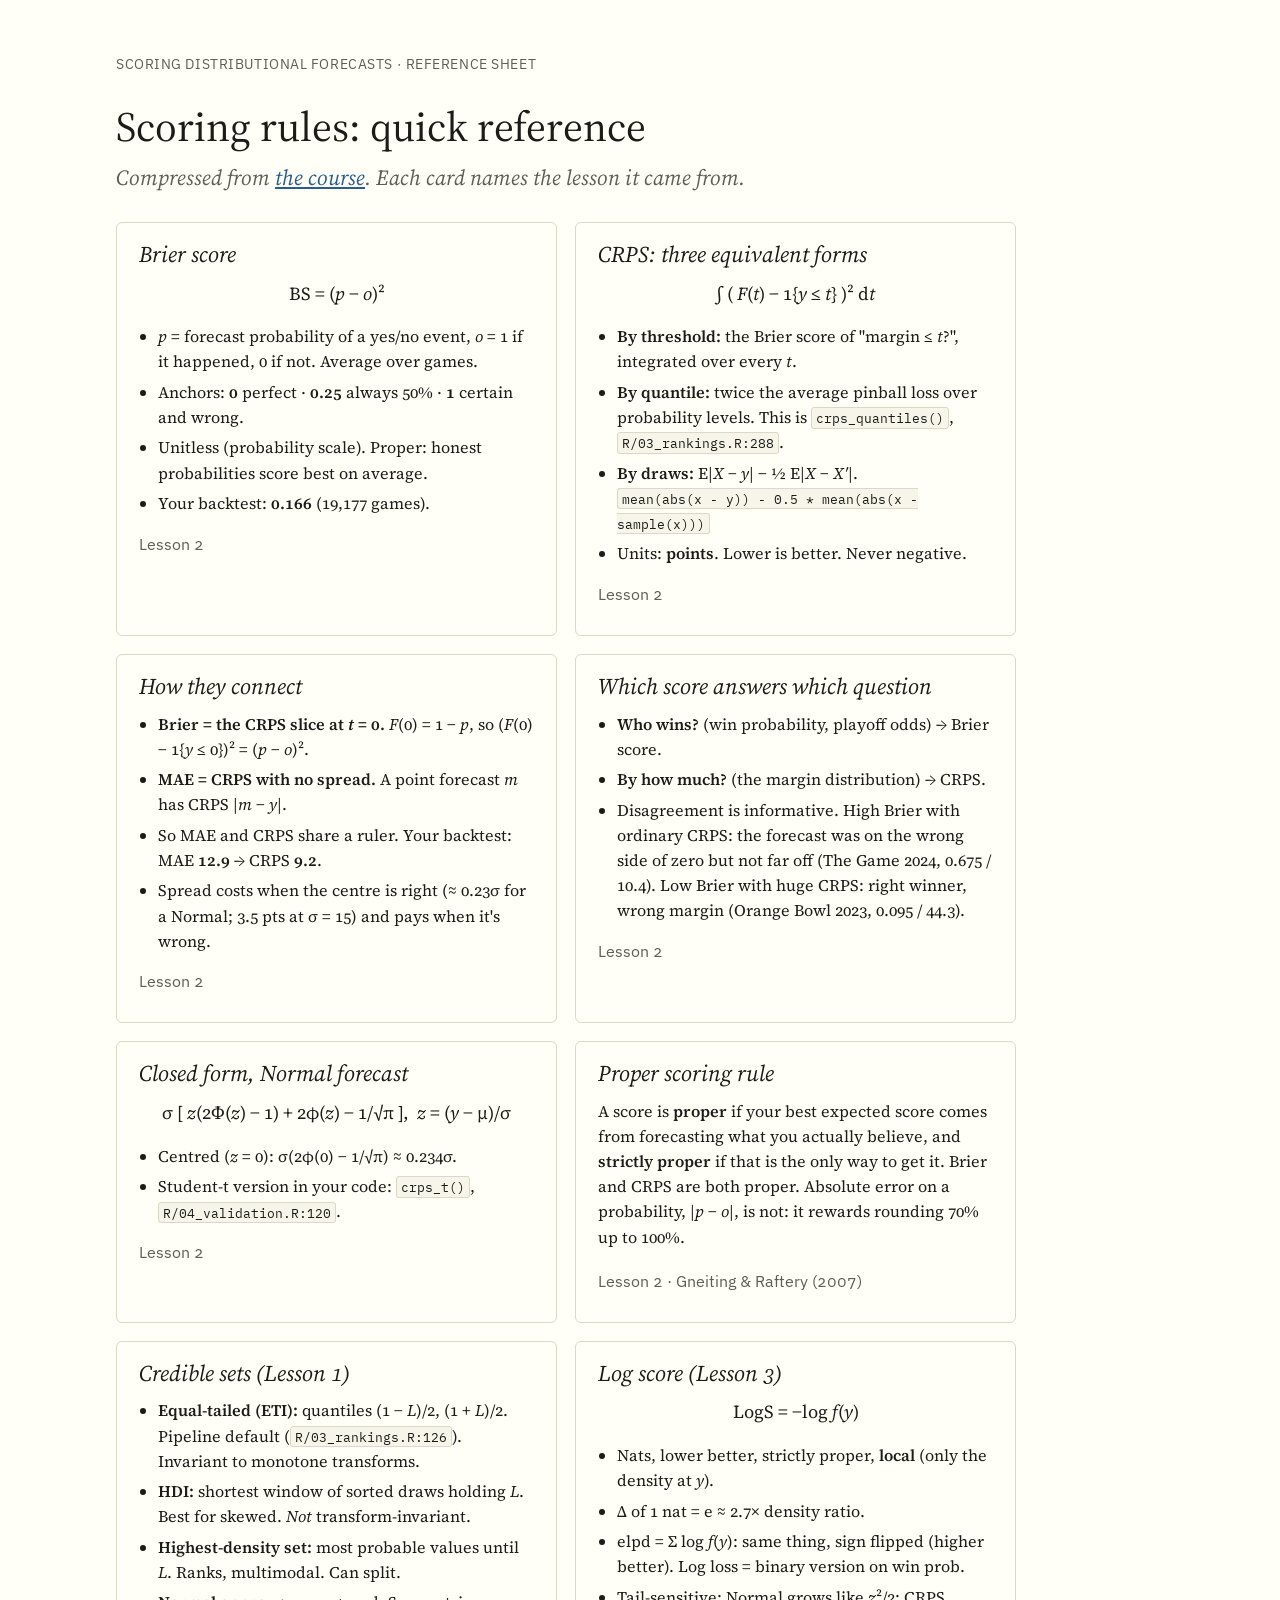
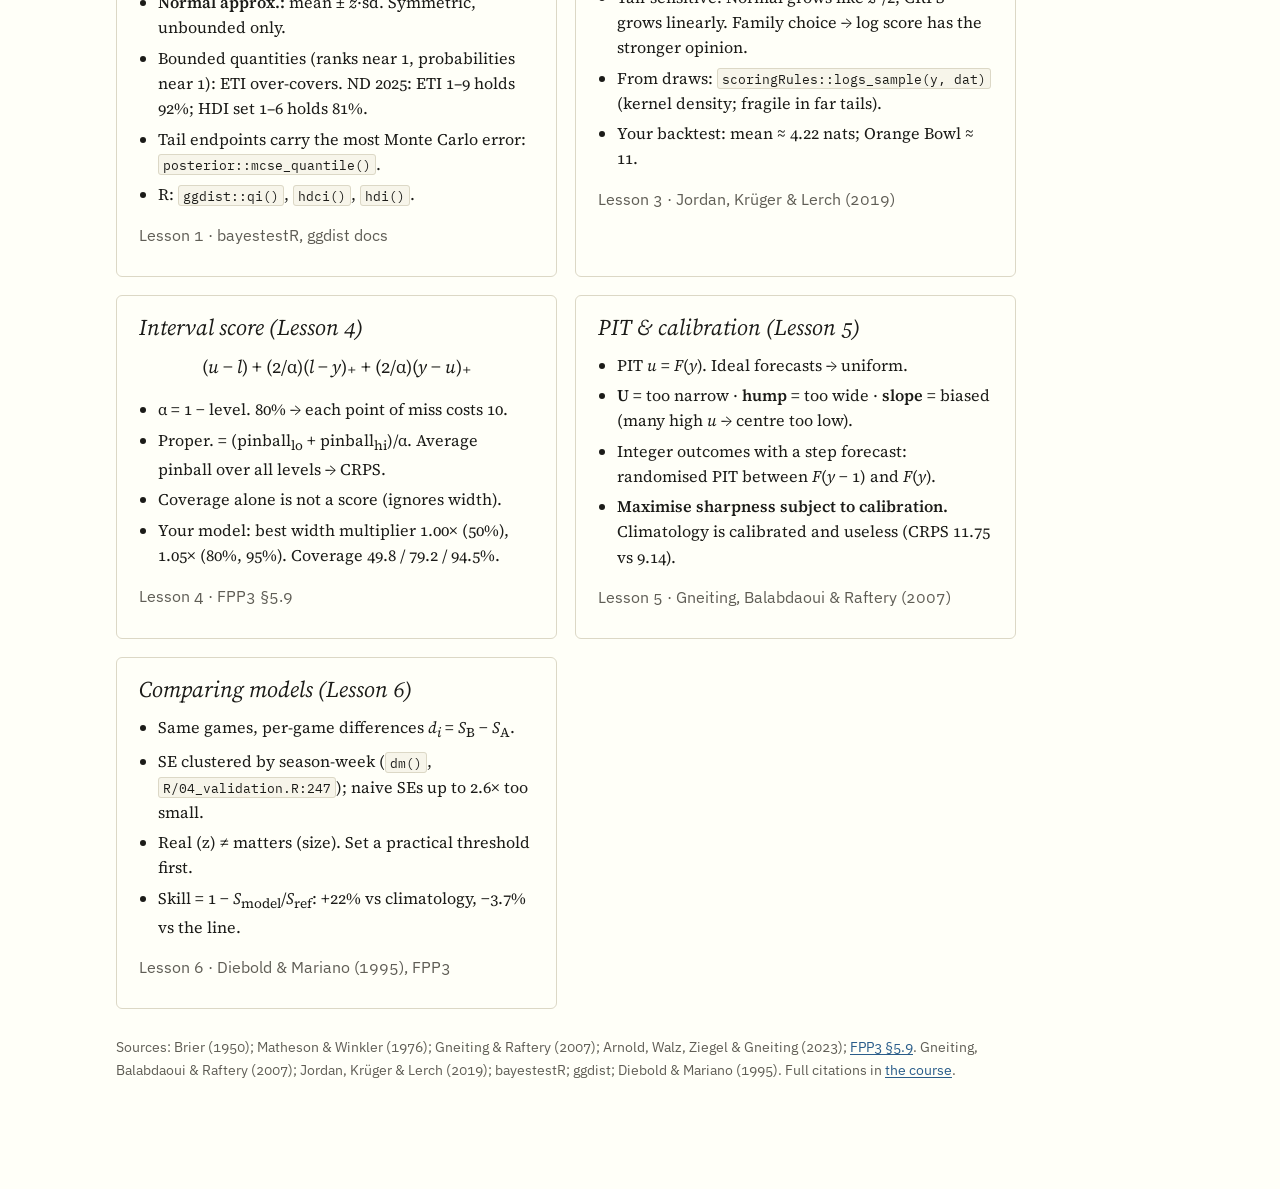
<file: reference/scoring-rules.html>
<!doctype html>
<html lang="en">
<head>
<meta charset="utf-8">
<meta name="viewport" content="width=device-width, initial-scale=1">
<title>Scoring Rules Reference</title>
<link rel="stylesheet" href="../assets/course.css">
<style>
  main > section, main > header, main > nav { width: 100%; max-width: 900px; }
  .cards { display: grid; grid-template-columns: repeat(auto-fit, minmax(min(100%, 400px), 1fr)); gap: 1rem; margin: 1.5rem 0; }
  .card { border: 1px solid var(--rule); border-radius: 6px; padding: 1rem 1.2rem 0.6rem; background: var(--bg); }
  .card h2 { margin: 0 0 0.6rem; font-size: 1.25rem; }
  .card .eq { font-size: 1.02rem; margin: 0.6rem 0 0.9rem; }
  .card ul { padding-left: 1.1rem; margin: 0 0 0.8rem; font-size: 0.9rem; }
  .card li { margin-bottom: 0.3rem; }
  .card p { font-size: 0.9rem; }
  .learned { font-family: var(--sans); font-size: 0.72rem; color: var(--muted); }
</style>
</head>
<body>
<main>
<nav class="crumbs">Scoring distributional forecasts · Reference sheet</nav>
<header>
  <h1>Scoring rules: quick reference</h1>
  <p class="subtitle">Compressed from <a href="../lessons/scoring-forecasts-course.html">the course</a>. Each card names the lesson it came from.</p>
</header>

<section>
<div class="cards">

  <div class="card">
    <h2>Brier score</h2>
    <p class="eq">BS = (<var>p</var> − <var>o</var>)²</p>
    <ul>
      <li><var>p</var> = forecast probability of a yes/no event, <var>o</var> = 1 if it happened, 0 if not. Average over games.</li>
      <li>Anchors: <strong>0</strong> perfect · <strong>0.25</strong> always 50% · <strong>1</strong> certain and wrong.</li>
      <li>Unitless (probability scale). Proper: honest probabilities score best on average.</li>
      <li>Your backtest: <strong>0.166</strong> (19,177 games).</li>
    </ul>
    <p class="learned">Lesson 2</p>
  </div>

  <div class="card">
    <h2>CRPS: three equivalent forms</h2>
    <p class="eq">∫ ( <var>F</var>(<var>t</var>) − 1{<var>y</var> ≤ <var>t</var>} )² d<var>t</var></p>
    <ul>
      <li><strong>By threshold:</strong> the Brier score of "margin ≤ <var>t</var>?", integrated over every <var>t</var>.</li>
      <li><strong>By quantile:</strong> twice the average pinball loss over probability levels. This is <code>crps_quantiles()</code>, <code>R/03_rankings.R:288</code>.</li>
      <li><strong>By draws:</strong> E|<var>X</var> − <var>y</var>| − ½ E|<var>X</var> − <var>X′</var>|.<br><code>mean(abs(x - y)) - 0.5 * mean(abs(x - sample(x)))</code></li>
      <li>Units: <strong>points</strong>. Lower is better. Never negative.</li>
    </ul>
    <p class="learned">Lesson 2</p>
  </div>

  <div class="card">
    <h2>How they connect</h2>
    <ul>
      <li><strong>Brier = the CRPS slice at <var>t</var> = 0.</strong> <var>F</var>(0) = 1 − <var>p</var>, so (<var>F</var>(0) − 1{<var>y</var> ≤ 0})² = (<var>p</var> − <var>o</var>)².</li>
      <li><strong>MAE = CRPS with no spread.</strong> A point forecast <var>m</var> has CRPS |<var>m</var> − <var>y</var>|.</li>
      <li>So MAE and CRPS share a ruler. Your backtest: MAE <strong>12.9</strong> → CRPS <strong>9.2</strong>.</li>
      <li>Spread costs when the centre is right (≈ 0.23σ for a Normal; 3.5 pts at σ = 15) and pays when it's wrong.</li>
    </ul>
    <p class="learned">Lesson 2</p>
  </div>

  <div class="card">
    <h2>Which score answers which question</h2>
    <ul>
      <li><strong>Who wins?</strong> (win probability, playoff odds) → Brier score.</li>
      <li><strong>By how much?</strong> (the margin distribution) → CRPS.</li>
      <li>Disagreement is informative. High Brier with ordinary CRPS: the forecast was on the wrong side of zero but not far off (The Game 2024, 0.675 / 10.4). Low Brier with huge CRPS: right winner, wrong margin (Orange Bowl 2023, 0.095 / 44.3).</li>
    </ul>
    <p class="learned">Lesson 2</p>
  </div>

  <div class="card">
    <h2>Closed form, Normal forecast</h2>
    <p class="eq">σ [ <var>z</var>(2Φ(<var>z</var>) − 1) + 2φ(<var>z</var>) − 1/√π ],&nbsp; <var>z</var> = (<var>y</var> − μ)/σ</p>
    <ul>
      <li>Centred (<var>z</var> = 0): σ(2φ(0) − 1/√π) ≈ 0.234σ.</li>
      <li>Student-t version in your code: <code>crps_t()</code>, <code>R/04_validation.R:120</code>.</li>
    </ul>
    <p class="learned">Lesson 2</p>
  </div>

  <div class="card">
    <h2>Proper scoring rule</h2>
    <p>A score is <strong>proper</strong> if your best expected score comes from forecasting what you actually believe, and <strong>strictly proper</strong> if that is the only way to get it. Brier and CRPS are both proper. Absolute error on a probability, |<var>p</var> − <var>o</var>|, is not: it rewards rounding 70% up to 100%.</p>
    <p class="learned">Lesson 2 · Gneiting &amp; Raftery (2007)</p>
  </div>

  <div class="card">
    <h2>Credible sets (Lesson 1)</h2>
    <ul>
      <li><strong>Equal-tailed (ETI):</strong> quantiles (1 − <var>L</var>)/2, (1 + <var>L</var>)/2. Pipeline default (<code>R/03_rankings.R:126</code>). Invariant to monotone transforms.</li>
      <li><strong>HDI:</strong> shortest window of sorted draws holding <var>L</var>. Best for skewed. <em>Not</em> transform-invariant.</li>
      <li><strong>Highest-density set:</strong> most probable values until <var>L</var>. Ranks, multimodal. Can split.</li>
      <li><strong>Normal approx.:</strong> mean ± <var>z</var>·sd. Symmetric, unbounded only.</li>
      <li>Bounded quantities (ranks near 1, probabilities near 1): ETI over-covers. ND 2025: ETI 1–9 holds 92%; HDI set 1–6 holds 81%.</li>
      <li>Tail endpoints carry the most Monte Carlo error: <code>posterior::mcse_quantile()</code>.</li>
      <li>R: <code>ggdist::qi()</code>, <code>hdci()</code>, <code>hdi()</code>.</li>
    </ul>
    <p class="learned">Lesson 1 · bayestestR, ggdist docs</p>
  </div>

  <div class="card">
    <h2>Log score (Lesson 3)</h2>
    <p class="eq">LogS = −log <var>f</var>(<var>y</var>)</p>
    <ul>
      <li>Nats, lower better, strictly proper, <strong>local</strong> (only the density at <var>y</var>).</li>
      <li>Δ of 1 nat = e ≈ 2.7× density ratio.</li>
      <li>elpd = Σ log <var>f</var>(<var>y</var>): same thing, sign flipped (higher better). Log loss = binary version on win prob.</li>
      <li>Tail-sensitive: Normal grows like <var>z</var>²/2; CRPS grows linearly. Family choice → log score has the stronger opinion.</li>
      <li>From draws: <code>scoringRules::logs_sample(y, dat)</code> (kernel density; fragile in far tails).</li>
      <li>Your backtest: mean ≈ 4.22 nats; Orange Bowl ≈ 11.</li>
    </ul>
    <p class="learned">Lesson 3 · Jordan, Krüger &amp; Lerch (2019)</p>
  </div>

  <div class="card">
    <h2>Interval score (Lesson 4)</h2>
    <p class="eq">(<var>u</var> − <var>l</var>) + (2/α)(<var>l</var> − <var>y</var>)₊ + (2/α)(<var>y</var> − <var>u</var>)₊</p>
    <ul>
      <li>α = 1 − level. 80% → each point of miss costs 10.</li>
      <li>Proper. = (pinball<sub>lo</sub> + pinball<sub>hi</sub>)/α. Average pinball over all levels → CRPS.</li>
      <li>Coverage alone is not a score (ignores width).</li>
      <li>Your model: best width multiplier 1.00× (50%), 1.05× (80%, 95%). Coverage 49.8 / 79.2 / 94.5%.</li>
    </ul>
    <p class="learned">Lesson 4 · FPP3 §5.9</p>
  </div>

  <div class="card">
    <h2>PIT &amp; calibration (Lesson 5)</h2>
    <ul>
      <li>PIT <var>u</var> = <var>F</var>(<var>y</var>). Ideal forecasts → uniform.</li>
      <li><strong>U</strong> = too narrow · <strong>hump</strong> = too wide · <strong>slope</strong> = biased (many high <var>u</var> → centre too low).</li>
      <li>Integer outcomes with a step forecast: randomised PIT between <var>F</var>(<var>y</var> − 1) and <var>F</var>(<var>y</var>).</li>
      <li><strong>Maximise sharpness subject to calibration.</strong> Climatology is calibrated and useless (CRPS 11.75 vs 9.14).</li>
    </ul>
    <p class="learned">Lesson 5 · Gneiting, Balabdaoui &amp; Raftery (2007)</p>
  </div>

  <div class="card">
    <h2>Comparing models (Lesson 6)</h2>
    <ul>
      <li>Same games, per-game differences <var>d</var><sub><var>i</var></sub> = <var>S</var><sub>B</sub> − <var>S</var><sub>A</sub>.</li>
      <li>SE clustered by season-week (<code>dm()</code>, <code>R/04_validation.R:247</code>); naive SEs up to 2.6× too small.</li>
      <li>Real (z) ≠ matters (size). Set a practical threshold first.</li>
      <li>Skill = 1 − <var>S</var><sub>model</sub>/<var>S</var><sub>ref</sub>: +22% vs climatology, −3.7% vs the line.</li>
    </ul>
    <p class="learned">Lesson 6 · Diebold &amp; Mariano (1995), FPP3</p>
  </div>

</div>
<p class="meta">Sources: Brier (1950); Matheson &amp; Winkler (1976); Gneiting &amp; Raftery (2007); Arnold, Walz, Ziegel &amp; Gneiting (2023); <a href="https://otexts.com/fpp3/distaccuracy.html">FPP3 §5.9</a>. Gneiting, Balabdaoui &amp; Raftery (2007); Jordan, Krüger &amp; Lerch (2019); bayestestR; ggdist; Diebold &amp; Mariano (1995). Full citations in <a href="../lessons/scoring-forecasts-course.html#l7">the course</a>.</p>
</section>
</main>
</body>
</html>
</file>
<file: assets/course.css>
/* Shared stylesheet for every lesson and reference sheet in this workspace.
   Tufte-flavoured: one reading column, margin notes on wide screens, quiet colour. */

@import url("https://fonts.googleapis.com/css2?family=Source+Serif+4:ital,opsz,wght@0,8..60,400;0,8..60,600;1,8..60,400&family=IBM+Plex+Mono:wght@400;500&family=IBM+Plex+Sans:wght@400;500;600&display=swap");

:root {
  --bg: #fffff8;
  --bg-raised: #f7f5ea;
  --ink: #1b1b18;
  --muted: #5f5d55;
  --rule: #dcd8c6;
  --c-forecast: #2a5d8a;      /* the model's forecast */
  --c-observed: #1b1b18;      /* what happened */
  --c-gap: #c0582b;           /* squared gap / penalty */
  --c-gap-soft: rgba(192, 88, 43, 0.18);
  --c-slice: #7a4fa3;         /* the t = 0 slice (Brier) */
  --c-good: #2f7d4f;
  --c-bad: #b23a3a;
  --serif: "Source Serif 4", Georgia, "Times New Roman", serif;
  --sans: "IBM Plex Sans", system-ui, -apple-system, "Segoe UI", sans-serif;
  --mono: "IBM Plex Mono", ui-monospace, Menlo, monospace;
  color-scheme: light;
}

@media (prefers-color-scheme: dark) {
  :root:not([data-theme="light"]) {
    --bg: #161614;
    --bg-raised: #1f1f1c;
    --ink: #e9e6dc;
    --muted: #a8a496;
    --rule: #3a3933;
    --c-forecast: #7fb0dc;
    --c-observed: #e9e6dc;
    --c-gap: #e58a5c;
    --c-gap-soft: rgba(229, 138, 92, 0.22);
    --c-slice: #b892dd;
    --c-good: #6cc28f;
    --c-bad: #e07a7a;
    color-scheme: dark;
  }
}
:root[data-theme="dark"] {
  --bg: #161614;
  --bg-raised: #1f1f1c;
  --ink: #e9e6dc;
  --muted: #a8a496;
  --rule: #3a3933;
  --c-forecast: #7fb0dc;
  --c-observed: #e9e6dc;
  --c-gap: #e58a5c;
  --c-gap-soft: rgba(229, 138, 92, 0.22);
  --c-slice: #b892dd;
  --c-good: #6cc28f;
  --c-bad: #e07a7a;
  color-scheme: dark;
}

* { box-sizing: border-box; }

html { font-size: 18px; -webkit-text-size-adjust: 100%; }

body {
  margin: 0;
  background: var(--bg);
  color: var(--ink);
  font-family: var(--serif);
  line-height: 1.55;
  font-feature-settings: "onum" 1, "kern" 1;
}

main {
  max-width: 1080px;
  margin: 0 auto;
  padding: 3rem 16px 5rem;
}

/* The reading column leaves room on the right for margin notes. */
main > header, main > section, main > footer, main > nav { width: 62%; max-width: 680px; }

@media (max-width: 1000px) {
  main > header, main > section, main > footer, main > nav { width: 100%; }
}

nav.crumbs {
  font-family: var(--sans);
  font-size: 0.78rem;
  letter-spacing: 0.04em;
  text-transform: uppercase;
  color: var(--muted);
  margin-bottom: 1.5rem;
}
nav.crumbs a { color: inherit; }

h1 {
  font-weight: 400;
  font-size: 2.3rem;
  line-height: 1.15;
  margin: 0 0 0.6rem;
}
.subtitle {
  font-style: italic;
  font-size: 1.2rem;
  color: var(--muted);
  margin: 0 0 1rem;
}
.meta {
  font-family: var(--sans);
  font-size: 0.8rem;
  color: var(--muted);
}

h2 {
  font-weight: 400;
  font-style: italic;
  font-size: 1.55rem;
  margin: 3rem 0 0.8rem;
  line-height: 1.25;
}
h2 .num { font-style: normal; color: var(--muted); margin-right: 0.35em; }
h3 {
  font-family: var(--sans);
  font-weight: 600;
  font-size: 0.95rem;
  margin: 1.8rem 0 0.4rem;
}

p { margin: 0 0 1rem; }
a { color: var(--c-forecast); text-underline-offset: 2px; }
strong { font-weight: 600; }

code, kbd {
  font-family: var(--mono);
  font-size: 0.82em;
  background: var(--bg-raised);
  border: 1px solid var(--rule);
  border-radius: 3px;
  padding: 0.05em 0.3em;
}

/* Margin notes: float into the right margin on wide screens, sit inline on narrow ones. */
.sidenote {
  float: right;
  clear: right;
  width: 46%;
  max-width: 300px;
  margin: 0.3rem -52% 1rem 0;
  font-size: 0.8rem;
  line-height: 1.45;
  color: var(--muted);
}
.sidenote::before { content: "▸ "; color: var(--c-gap); }
@media (max-width: 1000px) {
  .sidenote {
    float: none;
    display: block;
    width: auto;
    max-width: none;
    margin: 0.5rem 0 1rem;
    padding-left: 0.8rem;
    border-left: 2px solid var(--rule);
  }
  .sidenote::before { content: ""; }
}

/* Display maths: set as plain text, centred, never overflowing the column. */
.eq {
  font-family: var(--serif);
  font-size: 1.15rem;
  text-align: center;
  margin: 1.2rem 0 1.4rem;
  overflow-x: auto;
  white-space: nowrap;
}
.eq .lbl {
  display: block;
  font-family: var(--sans);
  font-size: 0.72rem;
  color: var(--muted);
  letter-spacing: 0.03em;
  margin-top: 0.25rem;
  white-space: normal;
}
var { font-style: italic; }

/* Key idea callout */
.key {
  border-left: 3px solid var(--c-gap);
  padding: 0.2rem 0 0.2rem 1rem;
  margin: 1.5rem 0;
  font-size: 1.08rem;
}

.prompt {
  background: var(--bg-raised);
  border: 1px solid var(--rule);
  border-radius: 6px;
  padding: 0.9rem 1.1rem;
  margin: 1.4rem 0;
}
.prompt .tag {
  font-family: var(--sans);
  font-size: 0.7rem;
  font-weight: 600;
  letter-spacing: 0.08em;
  text-transform: uppercase;
  color: var(--c-gap);
  display: block;
  margin-bottom: 0.3rem;
}

/* Tables: horizontal rules only */
.table-wrap { overflow-x: auto; margin: 1.2rem 0 1.6rem; }
table {
  border-collapse: collapse;
  font-family: var(--sans);
  font-size: 0.82rem;
  width: 100%;
  font-variant-numeric: tabular-nums;
}
th, td { padding: 0.45rem 0.6rem; text-align: left; vertical-align: top; }
thead th {
  border-bottom: 1px solid var(--ink);
  font-weight: 600;
  white-space: nowrap;
}
tbody tr + tr td { border-top: 1px solid var(--rule); }
td.num, th.num { text-align: right; }
caption {
  caption-side: bottom;
  text-align: left;
  font-size: 0.75rem;
  color: var(--muted);
  padding-top: 0.5rem;
}

figure { margin: 1.6rem 0; }
figcaption {
  font-family: var(--sans);
  font-size: 0.75rem;
  color: var(--muted);
  margin-top: 0.4rem;
}

/* Wide blocks (explorers) may use the full main width. */
.wide { width: 100%; max-width: 1080px; }

.source {
  border-top: 1px solid var(--rule);
  margin-top: 3rem;
  padding-top: 1rem;
}
.source .tag, .ask .tag {
  font-family: var(--sans);
  font-size: 0.7rem;
  font-weight: 600;
  letter-spacing: 0.08em;
  text-transform: uppercase;
  color: var(--muted);
  display: block;
  margin-bottom: 0.3rem;
}
.ask {
  background: var(--bg-raised);
  border-radius: 6px;
  padding: 0.9rem 1.1rem;
  margin: 1.5rem 0;
  font-size: 0.95rem;
}

ol.refs { font-size: 0.82rem; color: var(--muted); padding-left: 1.2rem; }
ol.refs li { margin-bottom: 0.35rem; }
sup.cite a { text-decoration: none; font-family: var(--sans); font-size: 0.7em; }

hr { border: 0; border-top: 1px solid var(--rule); margin: 2.5rem 0; }

/* Multi-lesson course page */
.toc-bar {
  position: sticky; top: 0; z-index: 20;
  background: var(--bg);
  border-bottom: 1px solid var(--rule);
  font-family: var(--sans);
  font-size: 0.76rem;
}
.toc-bar ol {
  list-style: none; margin: 0 auto; padding: 0.55rem 16px;
  max-width: 1080px; display: flex; gap: 1.1rem; overflow-x: auto; white-space: nowrap;
}
.toc-bar a { color: var(--muted); text-decoration: none; }
.toc-bar a:hover, .toc-bar a.active { color: var(--ink); }
.toc-bar a.active { box-shadow: 0 2px 0 var(--c-gap); }
.toc-bar .n { color: var(--c-gap); font-weight: 600; margin-right: 0.3em; }
html { scroll-padding-top: 3rem; }

main > .lesson-head { width: 62%; max-width: 680px; margin-top: 5rem; padding-top: 1.5rem; border-top: 3px solid var(--ink); }
@media (max-width: 1000px) { main > .lesson-head { width: 100%; } }
.lesson-head .kicker { font-family: var(--sans); font-size: 0.74rem; font-weight: 600; letter-spacing: 0.08em; text-transform: uppercase; color: var(--c-gap); }
.lesson-head h2 { font-style: normal; font-size: 2rem; margin: 0.3rem 0 0.5rem; }
.lesson-head .why { font-style: italic; color: var(--muted); font-size: 1.05rem; }
main h3.sub { font-family: var(--serif); font-style: italic; font-weight: 400; font-size: 1.3rem; margin: 2.2rem 0 0.6rem; }
main h3.sub .num { font-style: normal; color: var(--muted); margin-right: 0.35em; font-size: 0.9em; }

.takeaway {
  background: var(--bg-raised); border: 1px solid var(--rule); border-left: 4px solid var(--c-good);
  border-radius: 6px; padding: 0.8rem 1.1rem; margin: 1.6rem 0;
}
.takeaway .tag, .prompt .tag {
  font-family: var(--sans); font-size: 0.7rem; font-weight: 600; letter-spacing: 0.08em; text-transform: uppercase;
  display: block; margin-bottom: 0.3rem;
}
.takeaway .tag { color: var(--c-good); }
.takeaway ul { margin: 0.2rem 0 0; padding-left: 1.1rem; }
.takeaway li { margin-bottom: 0.25rem; }

main > div.wide { width: 100%; }
.fig-caption { font-family: var(--sans); font-size: 0.75rem; color: var(--muted); margin: -0.8rem 0 1.4rem; max-width: 680px; }

@media print {
  .toc-bar { display: none; }
  main > .lesson-head { width: 100%; break-before: page; }
  html { font-size: 11pt; }
  body { background: #fff; color: #000; }
  main { padding: 0; max-width: none; }
  main > header, main > section, main > footer, main > nav { width: 100%; max-width: none; }
  .sidenote { float: none; display: block; width: auto; max-width: none; margin: 0.3rem 0 0.8rem; padding-left: 0.6rem; border-left: 1px solid #999; }
  .no-print, button, input[type="range"] { display: none !important; }
  a { color: inherit; }
  h2 { break-after: avoid; }
  .card, figure, table { break-inside: avoid; }
}
</file>
